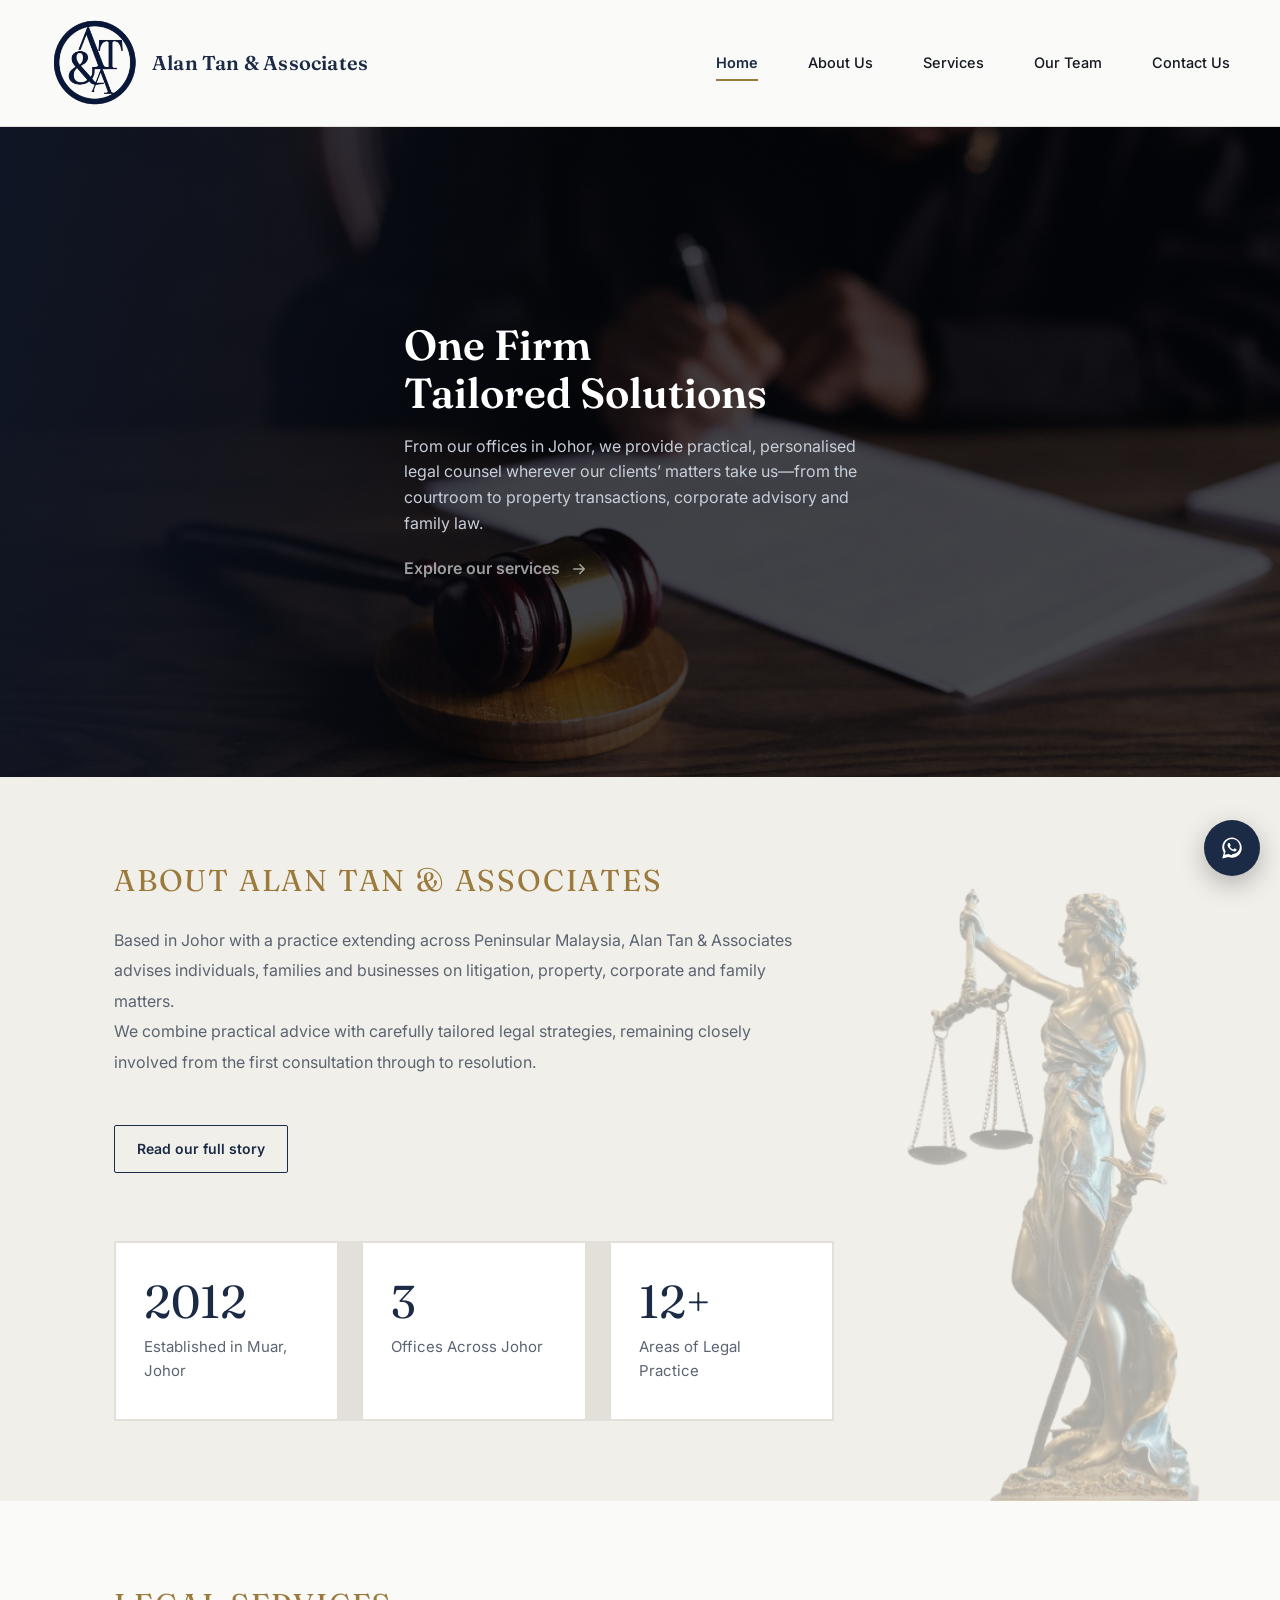
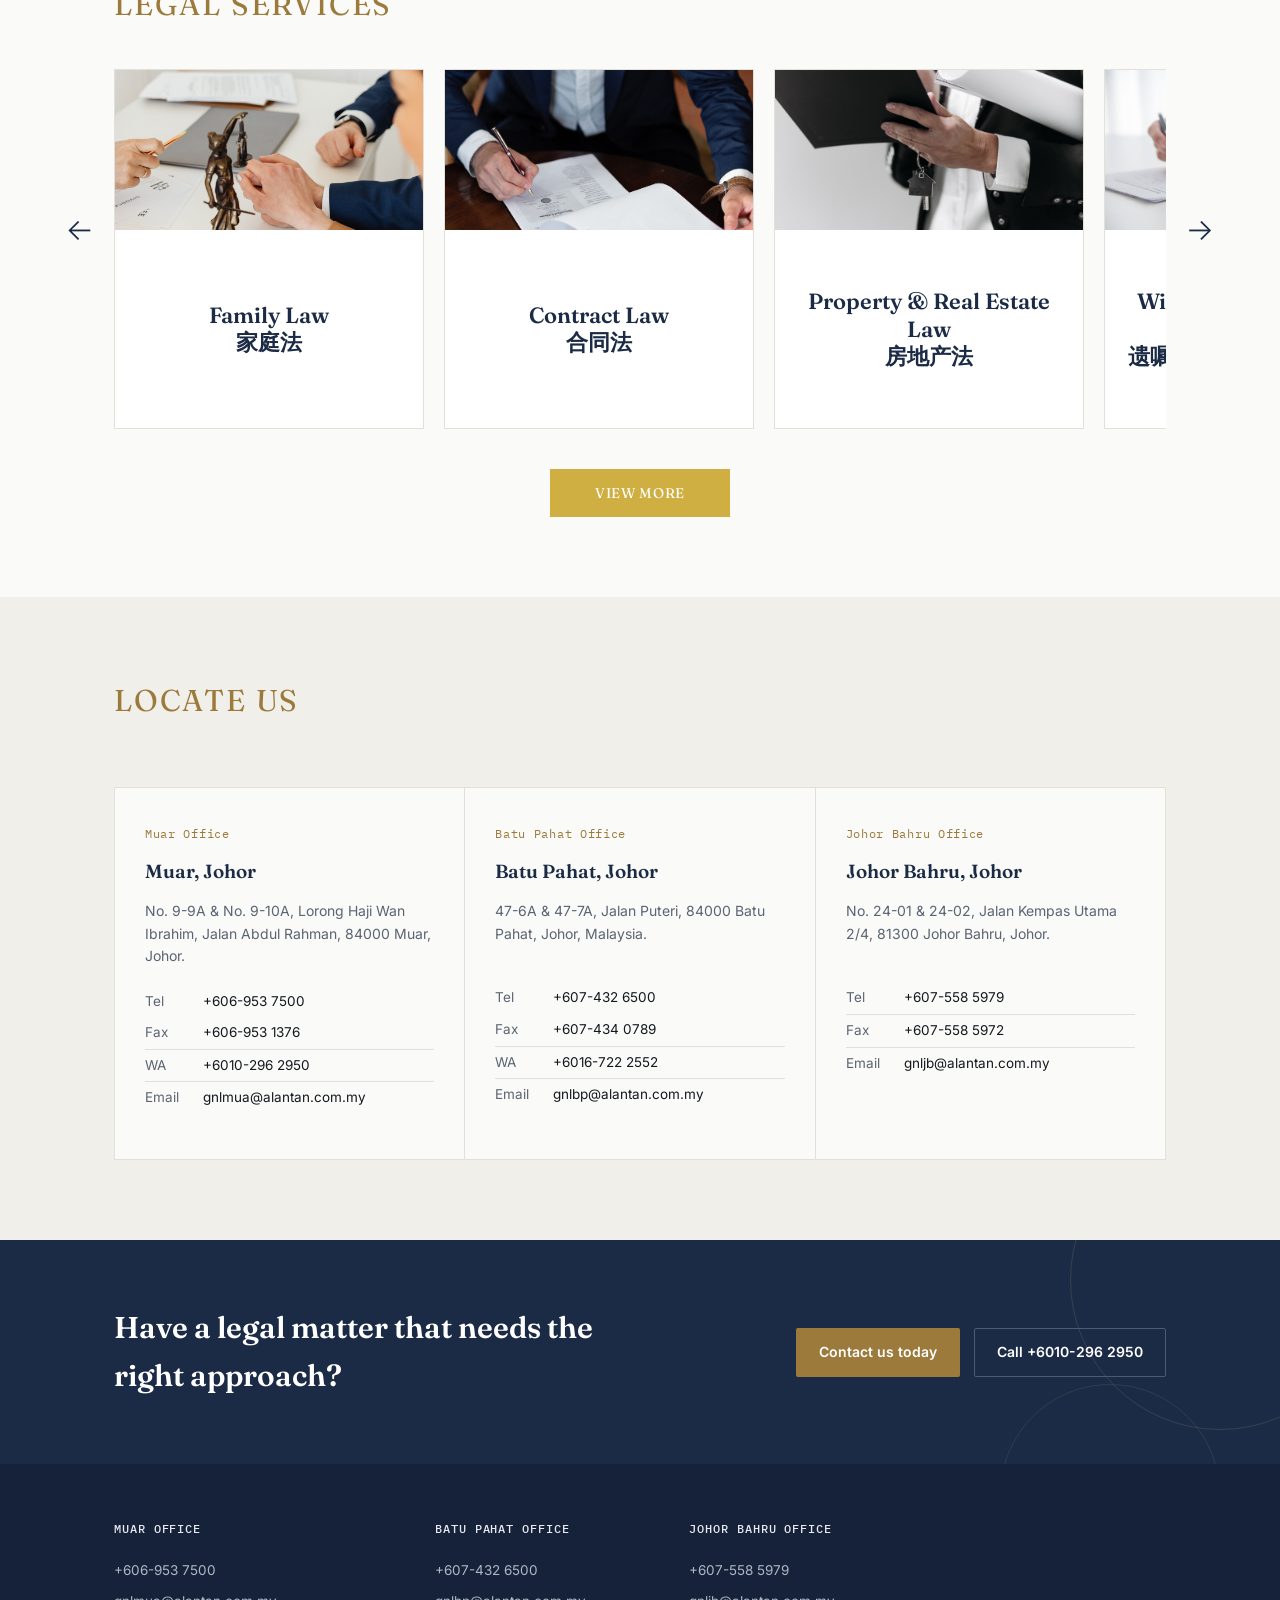
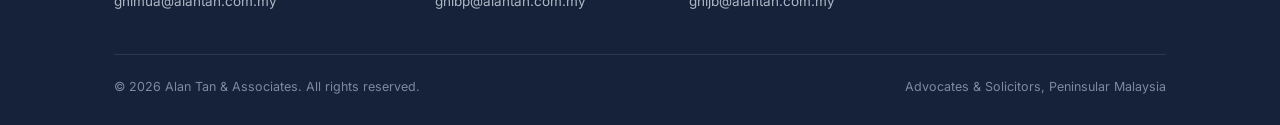
<file: alantan-website/index.html>
<!doctype html>
<html lang="en">
<head>
<meta charset="UTF-8">
<meta name="viewport" content="width=device-width, initial-scale=1.0">
<title>Alan Tan & Associates | Law Firm </title>
<meta name="description" content="Alan Tan & Associates is a registered law firm with offices in Muar, Batu Pahat and Johor Bahru, offering litigation, conveyancing, debt recovery, divorce and corporate legal services.">
<link rel="preconnect" href="https://fonts.googleapis.com">
<link rel="preconnect" href="https://fonts.gstatic.com" crossorigin>
<link href="https://fonts.googleapis.com/css2?family=Fraunces:opsz,wght@9..144,500;9..144,600;9..144,700&family=Inter:wght@400;500;600;700&family=IBM+Plex+Mono:wght@400;500&display=swap" rel="stylesheet">
<link rel="stylesheet" href="style.css">
<link rel="icon" type="image/png" sizes="32x32" href="favicon-32.png">
<link rel="icon" type="image/png" sizes="16x16" href="favicon-16.png">
<link rel="apple-touch-icon" href="apple-touch-icon.png">
</head>
<body>


<header class="site">
  <div class="nav">
    <a href="index.html" class="wordmark">
      <img src="logo.png" alt="" class="logo-mark">
      <span class="wordmark-text">Alan Tan &amp; Associates</span>
    </a>
    <nav class="main-links">
      <a href="index.html" class="active">Home</a>
      <a href="about.html">About Us</a>
      <a href="services.html">Services</a>
      <a href="team.html">Our Team</a>
      <a href="contact.html">Contact Us</a>
    </nav>
    <button class="nav-toggle" aria-label="Toggle menu" aria-expanded="false"><span></span></button>
  </div>
</header>

<main>

  <section class="feature-photo">
    <img src="assets/home1.png" alt="Alan Tan & Associates" class="feature-photo-img">
    <div class="feature-photo-overlay"></div>
    <div class="wrap feature-photo-content">
      <h2>One Firm<br>Tailored Solutions</h2>
      <p>From our offices in Johor, we provide practical, personalised legal counsel wherever our clients’ matters take us—from the courtroom to property transactions, corporate advisory and family law.</p>
      <a href="services.html" class="btn hero-btn">
    Explore our services
    <svg class="arrow" width="18" height="18" viewBox="0 0 24 24" fill="none">
        <path d="M5 12H19M19 12L13 6M19 12L13 18"
              stroke="currentColor"
              stroke-width="2"
              stroke-linecap="round"
              stroke-linejoin="round"/>
    </svg>
</a>
    </div>
  </section>

 <section class="alt about-area">
    <div class="wrap">

        <div class="about-section">
            <div class="heading">
                <span class="ref">About Alan Tan &amp; Associates</span>
                <div class="body">
                    <p>
                        Based in Johor with a practice extending across Peninsular Malaysia, Alan Tan & Associates advises individuals, families and businesses on litigation, property, corporate and family matters.
                        <br>We combine practical advice with carefully tailored legal strategies, remaining closely involved from the first consultation through to resolution.
                    </p>
                </div>

                <a href="about.html" class="btn btn-ghost">
                    Read our full story
                </a>

                <div class="stat-strip">

                    <div class="stat">
                        <div class="n">2012</div>
                        <div class="l">Established in Muar, Johor</div>
                    </div>

                    <div class="stat">
                        <div class="n">3</div>
                        <div class="l">Offices Across Johor</div>
                    </div>

                    <div class="stat">
                        <div class="n">12+</div>
                        <div class="l">Areas of Legal Practice</div>
                    </div>

                </div>

            </div>

            <!-- Decorative Lady Justice -->
            <img
                src="assets/home2.png"
                class="lady-justice"
                alt=""
                aria-hidden="true">

        </div>

    </div>
</section>

 <section class="home-services">
	
  <div class="wrap">
 <div class="heading">
    <span class="ref">Legal Services</span>
  </div>
	
    <div class="services-wrapper">

      <button class="service-arrow left" onclick="scrollServices(-1)">
        ←
      </button>
      <div class="services-grid">

        <!-- Card 1 -->
        <div class="service-card">
          <img src="assets/home3.jpg" alt="Family Law">
          <div class="service-content">
            <h3>
              Family Law <br>
              家庭法
            </h3>
          </div>
        </div>

        <!-- Card 2 -->
        <div class="service-card">
          <img src="assets/home4.jpg" alt="Contract Law">
          <div class="service-content">
            <h3>
              Contract Law <br>
              合同法
            </h3>
          </div>
        </div>

        <!-- Card 3 -->
        <div class="service-card">
          <img src="assets/home5.jpg" alt="Property Law">
          <div class="service-content">
            <h3>
              Property & Real Estate Law <br>
              房地产法
            </h3>
          </div>
        </div>

        <!-- Card 4 -->
        <div class="service-card">
          <img src="assets/home6.jpg" alt="Wills Probate Estate">
          <div class="service-content">
            <h3>
              Wills, Probate & Estate Administration
              <br>
              遗嘱, 遗嘱验证 & 遗产管理
            </h3>
          </div>
        </div>

        <!-- Card 5 -->
        <div class="service-card">
          <img src="assets/home7.jpg" alt="Litigation">
          <div class="service-content">
            <h3>
              Litigation & Dispute Resolution
              <br>
              诉讼及争议解决
            </h3>
          </div>
        </div>

        <!-- Card 6 -->
        <div class="service-card">
          <img src="assets/home8.jpg" alt="Criminal Defense">
          <div class="service-content">
            <h3>
              Criminal Defense
              <br>
              刑事辩护
            </h3>
          </div>
        </div>

        <!-- Card 7 -->
        <div class="service-card">
          <img src="assets/home9.jpg" alt="Corporate Advisory">
          <div class="service-content">
            <h3>
              Corporate Advisory
              <br>
              企业咨询
            </h3>
          </div>
        </div>
      </div>

      <button class="service-arrow right" onclick="scrollServices(1)">
        →
      </button>

    </div>

    <div class="services-viewmore">
      <a href="services.html" class="service-btn">VIEW MORE</a>
    </div>

  </div>

</section>

  <section class="alt">
    <div class="wrap">
      <div class="section-head">
        <div>
          <div class="eyebrow"><span class="ref">Locate Us</span></div>
        </div>
      </div>
      <div class="office-grid home-office-grid">

        <div class="office-card">
          <span class="file-no">Muar Office</span>
          <h3>Muar, Johor</h3>
          <div class="addr">No. 9-9A &amp; No. 9-10A, Lorong Haji Wan Ibrahim, Jalan Abdul Rahman, 84000 Muar, Johor.</div>
          <dl>
            <div class="row"><dt>Tel</dt><dd><a href="tel:+6069537500">+606-953 7500</dd></div>
            <div class="row"><dt>Fax</dt><dd>+606-953 1376</dd></div>
            <div class="row"><dt>WA</dt><dd><a href="https://wa.me/60102962950?text=Enquiry%20from%20Alan%20Tan%20and%20Associates%20Website" target="_blank" rel="noopener">+6010-296 2950</a></dd></div>
            <div class="row"><dt>Email</dt><dd><a href="https://mail.google.com/mail/?view=cm&fs=1&to=gnlmua@alantan.com.my" target="_blank" rel="noopener">gnlmua@alantan.com.my</a>
          </dl>
        </div>

        <div class="office-card">
          <span class="file-no">Batu Pahat Office</span>
          <h3>Batu Pahat, Johor</h3>
          <div class="addr">47-6A &amp; 47-7A, Jalan Puteri, 84000 Batu Pahat, Johor, Malaysia.</div>
          <dl>
            <div class="row"><dt>Tel</dt><dd><a href="tel:+6074326500">+607-432 6500</dd></div>
            <div class="row"><dt>Fax</dt><dd>+607-434 0789</dd></div>
            <div class="row"><dt>WA</dt><dd><a href="https://wa.me/60167222552?text=Enquiry%20from%20Alan%20Tan%20and%20Associates%20Website" target="_blank" rel="noopener">+6016-722 2552</a></dd></div>
            <div class="row"><dt>Email</dt><dd><a href="https://mail.google.com/mail/?view=cm&fs=1&to=gnlbp@alantan.com.my" target="_blank" rel="noopener">gnlbp@alantan.com.my</a></dd></div>
          </dl>
        </div>

        <div class="office-card">
          <span class="file-no">Johor Bahru Office</span>
          <h3>Johor Bahru, Johor</h3>
          <div class="addr">No. 24-01 &amp; 24-02, Jalan Kempas Utama 2/4, 81300 Johor Bahru, Johor.</div>
          <dl>
            <div class="row"><dt>Tel</dt><dd><a href="tel:+6075585979">+607-558 5979</a></dd></div>
            <div class="row"><dt>Fax</dt><dd>+607-558 5972</dd></div>
            <div class="row"><dt>Email</dt><dd><a href="https://mail.google.com/mail/?view=cm&fs=1&to=gnljb@alantan.com.my" target="_blank" rel="noopener">gnljb@alantan.com.my</a></dd></div>
          </dl>
        </div>

      </div>
    </div>
  </section>

  <div class="cta-band">
    <div class="wrap">
      <h2>Have a legal matter that needs the right approach?</h2>
      <div class="row">
        <a href="contact.html" class="btn btn-primary">Contact us today</a>
        <a href="tel:+60102962950" class="btn btn-ghost">Call +6010-296 2950</a>
      </div>
    </div>
  </div>

</main>

<footer class="site">
  <div class="wrap">
    <div class="footer-grid">
      
      <div>
        <h4>Muar Office</h4>
        <ul>
          <li>+606-953 7500</li>
          <li><a href="https://mail.google.com/mail/?view=cm&fs=1&to=gnlmua@alantan.com.my" target="_blank" rel="noopener">gnlmua@alantan.com.my</a></li>
        </ul>
      </div>
	  <div>
        <h4>Batu Pahat Office</h4>
        <ul>
          <li>+607-432 6500</li>
          <li><a href="https://mail.google.com/mail/?view=cm&fs=1&to=gnlbp@alantan.com.my" target="_blank" rel="noopener">gnlbp@alantan.com.my</a></li>
        </ul>
      </div>
	  <div>
        <h4>Johor Bahru Office</h4>
        <ul>
          <li>+607-558 5979</li>
          <li><a href="https://mail.google.com/mail/?view=cm&fs=1&to=gnljb@alantan.com.my" target="_blank" rel="noopener">gnljb@alantan.com.my</a></li>
        </ul>
      </div>
    </div>
    <div class="footer-bottom">
      <span>&copy; 2026 Alan Tan &amp; Associates. All rights reserved.</span>
      <span>Advocates &amp; Solicitors, Peninsular Malaysia</span>
    </div>
  </div>
</footer>

<a class="wa-float" href="https://wa.me/60102962950?text=Enquiry%20from%20Alan%20Tan%20and%20Associates%20Website" target="_blank" rel="noopener" aria-label="Chat on WhatsApp">
  <svg viewBox="0 0 32 32" fill="currentColor"><path d="M16.02 3C9.4 3 4 8.4 4 15.02c0 2.4.7 4.62 1.9 6.5L4 29l7.66-1.86a11.94 11.94 0 0 0 4.36.82h.02C22.6 27.96 28 22.56 28 15.94 28 9.32 22.64 3 16.02 3Zm0 21.6c-1.5 0-2.94-.4-4.2-1.16l-.3-.18-4.55 1.1 1.16-4.44-.2-.32a9.53 9.53 0 0 1-1.5-5.1c0-5.28 4.3-9.58 9.6-9.58 5.28 0 9.58 4.3 9.58 9.6 0 5.3-4.3 9.08-9.6 9.08Zm5.26-7.18c-.28-.14-1.66-.82-1.92-.9-.26-.1-.44-.14-.63.14-.18.28-.72.9-.88 1.08-.16.18-.32.2-.6.07-.28-.14-1.18-.44-2.24-1.4-.83-.74-1.38-1.65-1.55-1.93-.16-.28-.02-.43.12-.57.13-.13.28-.32.42-.48.14-.16.18-.28.28-.46.1-.18.05-.34-.02-.48-.07-.14-.63-1.53-.87-2.1-.23-.55-.46-.48-.63-.49h-.54c-.18 0-.48.07-.73.34-.25.28-.96.94-.96 2.3 0 1.35.98 2.66 1.12 2.84.14.18 1.93 2.95 4.68 4.14.65.28 1.16.45 1.56.58.66.2 1.25.18 1.72.1.53-.08 1.66-.68 1.9-1.33.23-.65.23-1.2.16-1.32-.07-.12-.25-.19-.53-.32Z"/></svg>
</a>

<script src="script.js"></script>
</body>
</html>
</file>
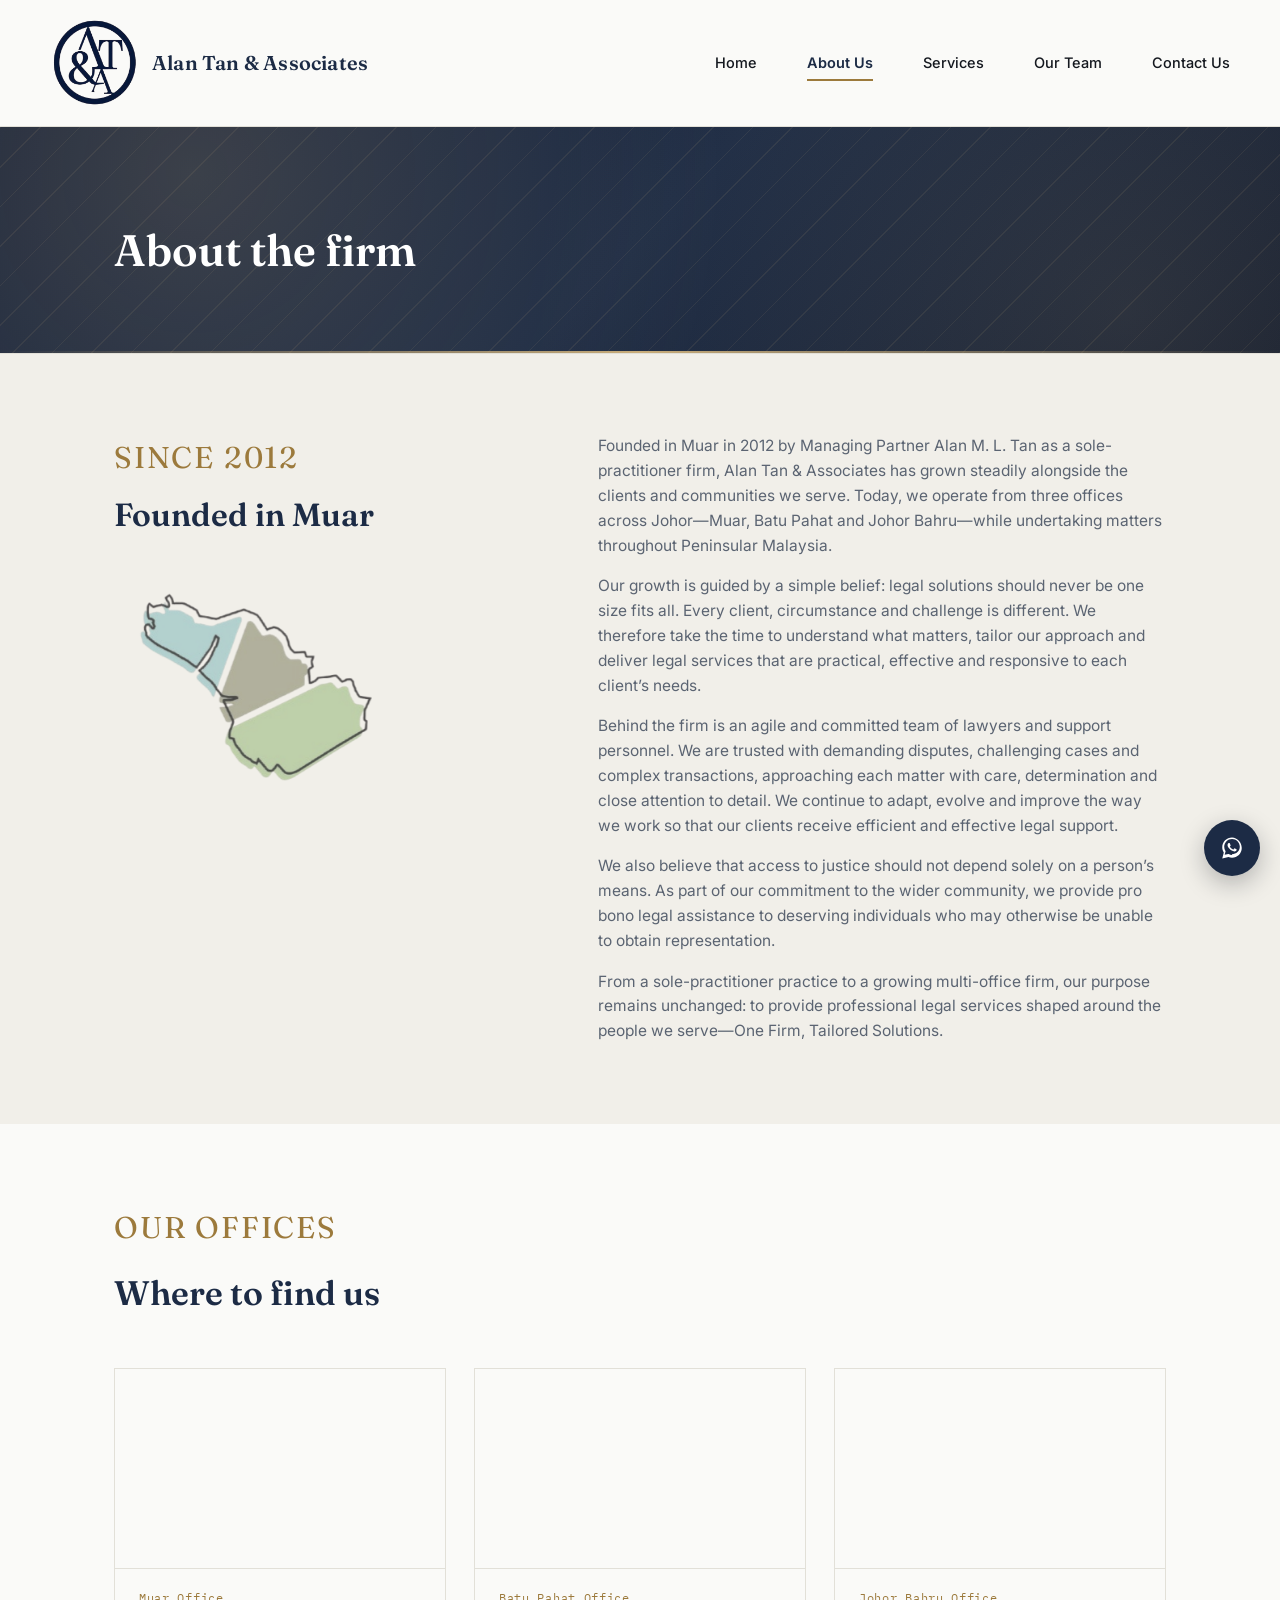
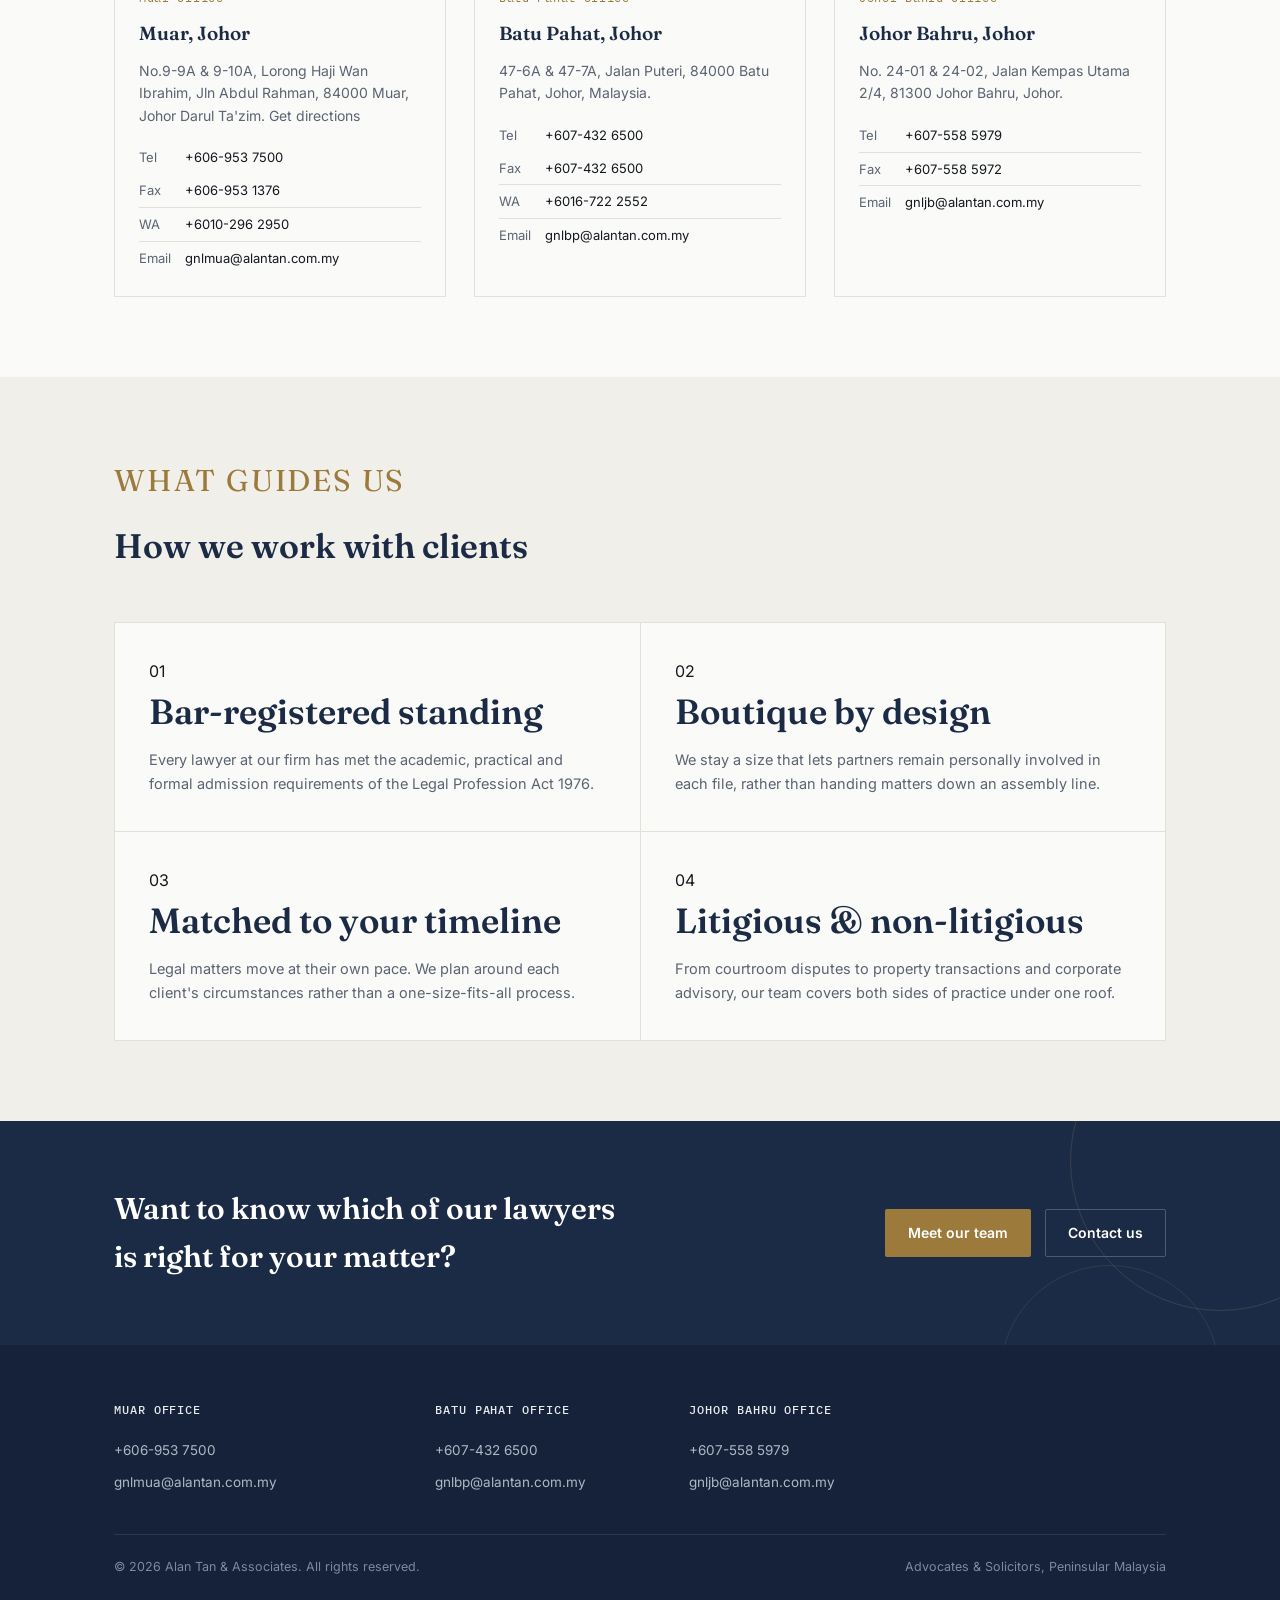
<file: alantan-website/about.html>
<!doctype html>
<html lang="en">
<head>
<meta charset="UTF-8">
<meta name="viewport" content="width=device-width, initial-scale=1.0">
<title>Alan Tan & Associates | Law Firm</title>
<meta name="description" content="Alan Tan & Associates was founded in 2012 by Managing Partner Alan M. L. Tan. Learn about our firm's history, values and boutique approach to legal practice in Johor.">
<link rel="preconnect" href="https://fonts.googleapis.com">
<link rel="preconnect" href="https://fonts.gstatic.com" crossorigin>
<link href="https://fonts.googleapis.com/css2?family=Fraunces:opsz,wght@9..144,500;9..144,600;9..144,700&family=Inter:wght@400;500;600;700&family=IBM+Plex+Mono:wght@400;500&display=swap" rel="stylesheet">
<link rel="stylesheet" href="style.css">
<link rel="icon" type="image/png" sizes="32x32" href="favicon-32.png">
<link rel="icon" type="image/png" sizes="16x16" href="favicon-16.png">
<link rel="apple-touch-icon" href="apple-touch-icon.png">
</head>
<body>


<header class="site">
  <div class="nav">
    <a href="index.html" class="wordmark">
      <img src="logo.png" alt="" class="logo-mark">
      <span class="wordmark-text">Alan Tan &amp; Associates</span>
    </a>
    <nav class="main-links">
      <a href="index.html">Home</a>
      <a href="about.html" class="active">About Us</a>
      <a href="services.html">Services</a>
      <a href="team.html">Our Team</a>
      <a href="contact.html">Contact Us</a>
    </nav>
    <button class="nav-toggle" aria-label="Toggle menu" aria-expanded="false"><span></span></button>
  </div>
</header>

<main>

  <div class="page-header luxury-header">
    <div class="wrap">
      <h1>About the firm</h1>
    </div>
  </div>

  <section class="alt about-area">
    <div class="wrap about-grid">
     <div class="about-image">
    <div class="eyebrow">
        <span class="ref">Since 2012</span>
    </div>

    <h2>Founded in Muar</h2>

    <img src="assets/about1.png" alt="Justice Scale" class="justice-scale">
</div>

      <div class="body">
        <p>Founded in Muar in 2012 by Managing Partner Alan M. L. Tan as a sole-practitioner firm, Alan Tan & Associates has grown steadily alongside the clients and communities we serve. 
		Today, we operate from three offices across Johor—Muar, Batu Pahat and Johor Bahru—while undertaking matters throughout Peninsular Malaysia. </p>
        <p> Our growth is guided by a simple belief: legal solutions should never be one size fits all. Every client, circumstance and challenge is different. 
		We therefore take the time to understand what matters, tailor our approach and deliver legal services that are practical, effective and responsive to each client’s needs.</p>
        <p>Behind the firm is an agile and committed team of lawyers and support personnel. We are trusted with demanding disputes, challenging cases and complex transactions, approaching each matter with care, determination and close attention to detail. 
		We continue to adapt, evolve and improve the way we work so that our clients receive efficient and effective legal support.</p>
        <p>We also believe that access to justice should not depend solely on a person’s means. 
		As part of our commitment to the wider community, we provide pro bono legal assistance to deserving individuals who may otherwise be unable to obtain representation.</p>
        <p>From a sole-practitioner practice to a growing multi-office firm, our purpose remains unchanged: to provide professional legal services shaped around the people we serve—One Firm, Tailored Solutions.</p>
        
      </div>
    </div>
  </section>

  <section class="about-offices">
    <div class="wrap">
      <div class="section-head">
        <div>
          <div class="eyebrow"><span class="ref">Our Offices</span></div>
          <h2>Where to find us</h2>
        </div>
      </div>
      <div class="office-map-grid">

        <div class="office-map-card">
          <div class="map-embed">
            <iframe
              src="https://www.google.com/maps?q=2.0363533,102.5649412&output=embed"
              loading="lazy"
              referrerpolicy="no-referrer-when-downgrade"
              title="Map to Alan Tan & Associates, Muar Office">
            </iframe>
          </div>
          <span class="file-no">Muar Office</span>
          <h3>Muar, Johor</h3>
          <div class="addr">No.9-9A &amp; 9-10A, Lorong Haji Wan Ibrahim, Jln Abdul Rahman, 84000 Muar, Johor Darul Ta'zim. <a href="https://www.google.com/maps/place/Alan+Tan+%26+Associates/@2.0363533,102.5623663,17z/data=!3m1!4b1!4m6!3m5!1s0x31d1b9720a2f00db:0x8d24703474787b3e!8m2!3d2.0363533!4d102.5649412!16s%2Fg%2F11g02x8czt?entry=ttu&g_ep=EgoyMDI2MDgyMy4wIKXMDSoASAFQAw%3D%3D" target="_blank" rel="noopener">Get directions</a></div>
          <dl>
            <div class="row"><dt>Tel</dt><dd><a href="tel:+6069537500">+606-953 7500</dd></div>
            <div class="row"><dt>Fax</dt><dd>+606-953 1376</dd></div>
            <div class="row"><dt>WA</dt><dd><a href="https://wa.me/60102962950?text=Enquiry%20from%20Alan%20Tan%20and%20Associates%20Website" target="_blank" rel="noopener">+6010-296 2950</a></dd></div>
            <div class="row"><dt>Email</dt><dd><a href="https://mail.google.com/mail/?view=cm&fs=1&to=gnlmua@alantan.com.my" target="_blank" rel="noopener">gnlmua@alantan.com.my</a></dd></div>
          </dl>
        </div>

        <div class="office-map-card">
          <div class="map-embed">
            <iframe
              src="https://www.google.com/maps?q=47-6A+%26+47-7A,+Jalan+Puteri,+84000+Batu+Pahat,+Johor&output=embed"
              loading="lazy"
              referrerpolicy="no-referrer-when-downgrade"
              title="Map to Alan Tan & Associates, Batu Pahat Office">
            </iframe>
          </div>
          <span class="file-no">Batu Pahat Office</span>
          <h3>Batu Pahat, Johor</h3>
          <div class="addr">47-6A &amp; 47-7A, Jalan Puteri, 84000 Batu Pahat, Johor, Malaysia.</div>
          <dl>
            <div class="row"><dt>Tel</dt><dd><a href="tel:+6074326500">+607-432 6500</dd></div>
            <div class="row"><dt>Fax</dt><dd>+607-432 6500</dd></div>
            <div class="row"><dt>WA</dt><dd><a href="https://wa.me/60167222552?text=Enquiry%20from%20Alan%20Tan%20and%20Associates%20Website" target="_blank" rel="noopener">+6016-722 2552</a></dd></div>
            <div class="row"><dt>Email</dt><dd><a href="https://mail.google.com/mail/?view=cm&fs=1&to=gnlbp@alantan.com.my" target="_blank" rel="noopener">gnlbp@alantan.com.my</a></dd></div>
          </dl>
        </div>

        <div class="office-map-card">
          <div class="map-embed">
            <iframe
              src="https://www.google.com/maps?q=No.+24-01+%26+24-02,+Jalan+Kempas+Utama+2/4,+81300+Johor+Bahru,+Johor&output=embed"
              loading="lazy"
              referrerpolicy="no-referrer-when-downgrade"
              title="Map to Alan Tan & Associates, Johor Bahru Office">
            </iframe>
          </div>
          <span class="file-no">Johor Bahru Office</span>
          <h3>Johor Bahru, Johor</h3>
          <div class="addr">No. 24-01 &amp; 24-02, Jalan Kempas Utama 2/4, 81300 Johor Bahru, Johor.</div>
          <dl>
            <div class="row"><dt>Tel</dt><dd><a href="tel:+6075585979">+607-558 5979</a></dd></div>
            <div class="row"><dt>Fax</dt><dd>+607-558 5972</dd></div>
            <div class="row"><dt>Email</dt><dd><a href="https://mail.google.com/mail/?view=cm&fs=1&to=gnljb@alantan.com.my" target="_blank" rel="noopener">gnljb@alantan.com.my</a></dd></div>
          </dl>
        </div>

      </div>
    </div>
  </section>


  <section class="alt">
    <div class="wrap">
      <div class="section-head">
        <div>
          <div class="eyebrow"><span class="ref">What Guides Us</span></div>
          <h2>How we work with clients</h2>
        </div>
      </div>
      <div class="practice-grid">
        <div class="practice-card">
          <span class="file-no">01</span>
          <h3>Bar-registered standing</h3>
          <p style="color:var(--slate);font-size:14.5px;margin-top:8px;">Every lawyer at our firm has met the academic, practical and formal admission requirements of the Legal Profession Act 1976.</p>
        </div>
        <div class="practice-card">
          <span class="file-no">02</span>
          <h3>Boutique by design</h3>
          <p style="color:var(--slate);font-size:14.5px;margin-top:8px;">We stay a size that lets partners remain personally involved in each file, rather than handing matters down an assembly line.</p>
        </div>
        <div class="practice-card">
          <span class="file-no">03</span>
          <h3>Matched to your timeline</h3>
          <p style="color:var(--slate);font-size:14.5px;margin-top:8px;">Legal matters move at their own pace. We plan around each client's circumstances rather than a one-size-fits-all process.</p>
        </div>
        <div class="practice-card">
          <span class="file-no">04</span>
          <h3>Litigious &amp; non-litigious</h3>
          <p style="color:var(--slate);font-size:14.5px;margin-top:8px;">From courtroom disputes to property transactions and corporate advisory, our team covers both sides of practice under one roof.</p>
        </div>
      </div>
    </div>
  </section>

  <div class="cta-band">
    <div class="wrap">
      <h2>Want to know which of our lawyers is right for your matter?</h2>
      <div class="row">
        <a href="team.html" class="btn btn-primary">Meet our team</a>
        <a href="contact.html" class="btn btn-ghost">Contact us</a>
      </div>
    </div>
  </div>

</main>

<footer class="site">
  <div class="wrap">
    <div class="footer-grid">
      
      <div>
        <h4>Muar Office</h4>
        <ul>
          <li>+606-953 7500</li>
          <li><a href="https://mail.google.com/mail/?view=cm&fs=1&to=gnlmua@alantan.com.my" target="_blank" rel="noopener">gnlmua@alantan.com.my</a></li>
        </ul>
      </div>
	  <div>
        <h4>Batu Pahat Office</h4>
        <ul>
          <li>+607-432 6500</li>
          <li><a href="https://mail.google.com/mail/?view=cm&fs=1&to=gnlbp@alantan.com.my" target="_blank" rel="noopener">gnlbp@alantan.com.my</a></li>
        </ul>
      </div>
	  <div>
        <h4>Johor Bahru Office</h4>
        <ul>
          <li>+607-558 5979</li>
          <li><a href="https://mail.google.com/mail/?view=cm&fs=1&to=gnljb@alantan.com.my" target="_blank" rel="noopener">gnljb@alantan.com.my</a></li>
        </ul>
      </div>
    </div>
    <div class="footer-bottom">
      <span>&copy; 2026 Alan Tan &amp; Associates. All rights reserved.</span>
      <span>Advocates &amp; Solicitors, Peninsular Malaysia</span>
    </div>
  </div>
</footer>

<a class="wa-float" href="https://wa.me/60102962950?text=Enquiry%20from%20Alan%20Tan%20and%20Associates%20Website" target="_blank" rel="noopener" aria-label="Chat on WhatsApp">
  <svg viewBox="0 0 32 32" fill="currentColor"><path d="M16.02 3C9.4 3 4 8.4 4 15.02c0 2.4.7 4.62 1.9 6.5L4 29l7.66-1.86a11.94 11.94 0 0 0 4.36.82h.02C22.6 27.96 28 22.56 28 15.94 28 9.32 22.64 3 16.02 3Zm0 21.6c-1.5 0-2.94-.4-4.2-1.16l-.3-.18-4.55 1.1 1.16-4.44-.2-.32a9.53 9.53 0 0 1-1.5-5.1c0-5.28 4.3-9.58 9.6-9.58 5.28 0 9.58 4.3 9.58 9.6 0 5.3-4.3 9.08-9.6 9.08Zm5.26-7.18c-.28-.14-1.66-.82-1.92-.9-.26-.1-.44-.14-.63.14-.18.28-.72.9-.88 1.08-.16.18-.32.2-.6.07-.28-.14-1.18-.44-2.24-1.4-.83-.74-1.38-1.65-1.55-1.93-.16-.28-.02-.43.12-.57.13-.13.28-.32.42-.48.14-.16.18-.28.28-.46.1-.18.05-.34-.02-.48-.07-.14-.63-1.53-.87-2.1-.23-.55-.46-.48-.63-.49h-.54c-.18 0-.48.07-.73.34-.25.28-.96.94-.96 2.3 0 1.35.98 2.66 1.12 2.84.14.18 1.93 2.95 4.68 4.14.65.28 1.16.45 1.56.58.66.2 1.25.18 1.72.1.53-.08 1.66-.68 1.9-1.33.23-.65.23-1.2.16-1.32-.07-.12-.25-.19-.53-.32Z"/></svg>
</a>

<script src="script.js"></script>
</body>
</html>
</file>
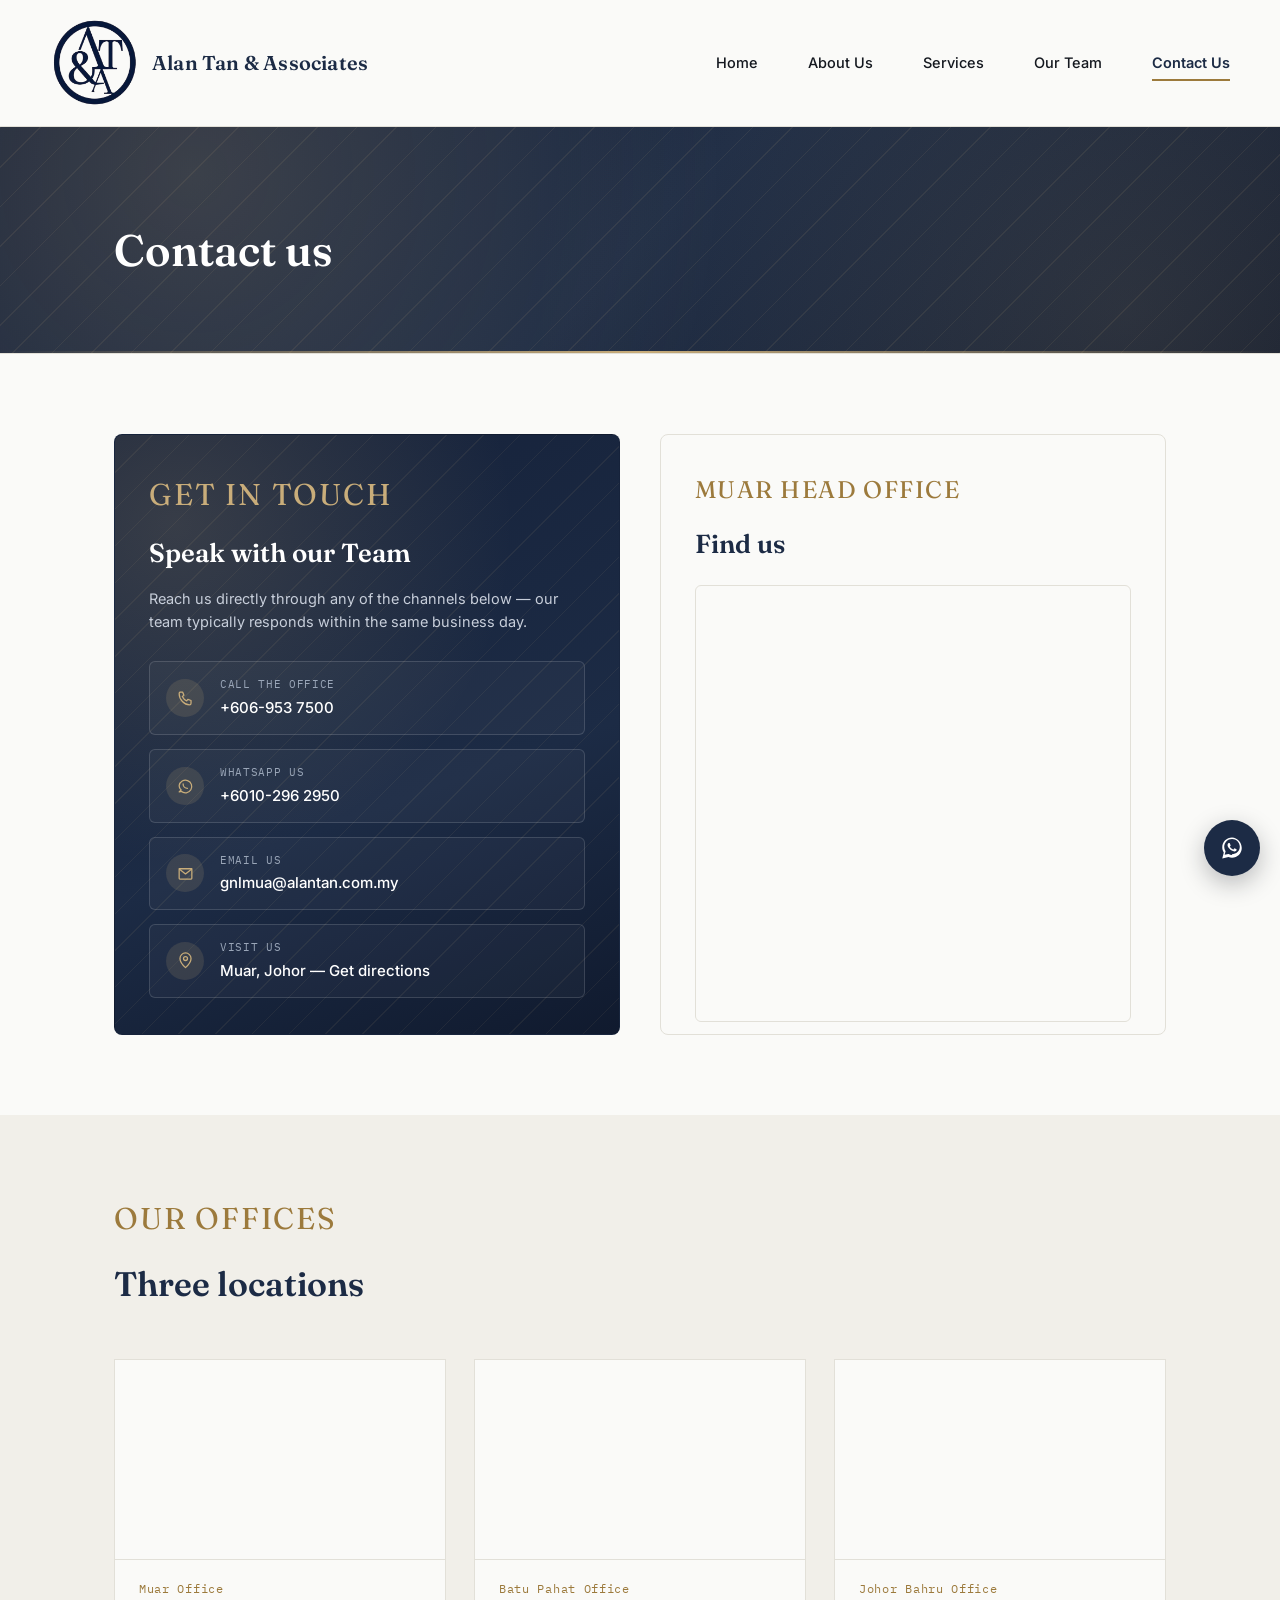
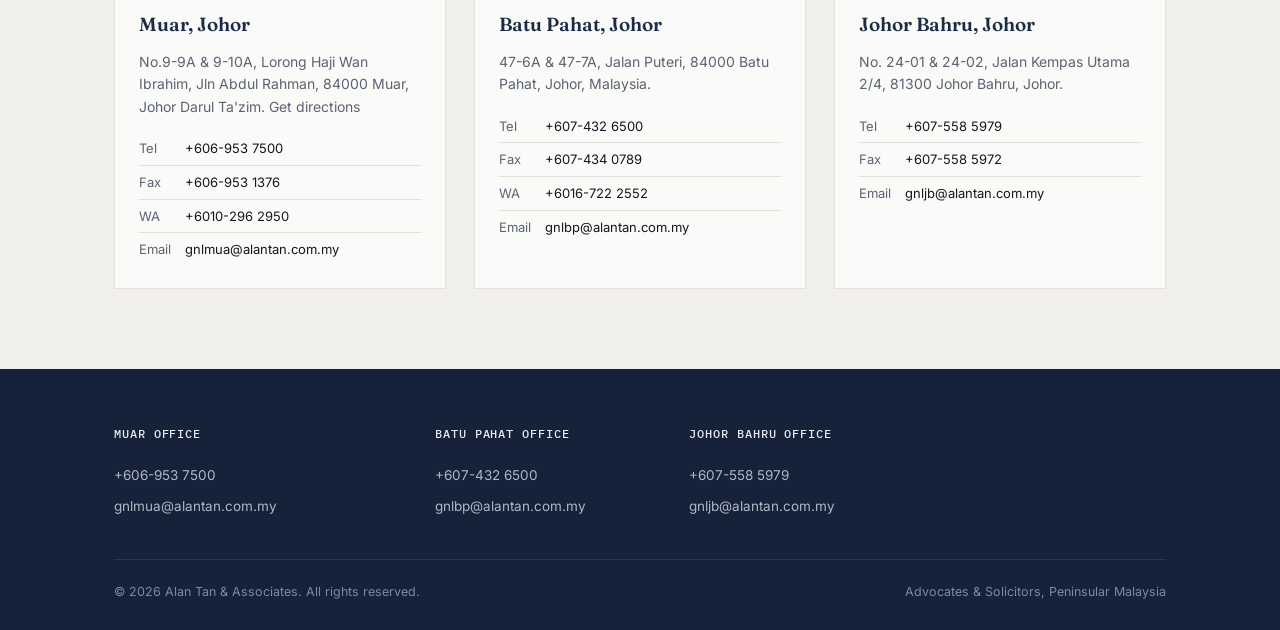
<file: alantan-website/contact.html>
<!doctype html>
<html lang="en">
<head>
<meta charset="UTF-8">
<meta name="viewport" content="width=device-width, initial-scale=1.0">
<title>Alan Tan & Associates | Law Firm</title>
<meta name="description" content="Contact Alan Tan & Associates at our Muar, Batu Pahat or Johor Bahru offices. Call, WhatsApp or email us to discuss your legal matter.">
<link rel="preconnect" href="https://fonts.googleapis.com">
<link rel="preconnect" href="https://fonts.gstatic.com" crossorigin>
<link href="https://fonts.googleapis.com/css2?family=Fraunces:opsz,wght@9..144,500;9..144,600;9..144,700&family=Inter:wght@400;500;600;700&family=IBM+Plex+Mono:wght@400;500&display=swap" rel="stylesheet">
<link rel="stylesheet" href="style.css">
<link rel="icon" type="image/png" sizes="32x32" href="favicon-32.png">
<link rel="icon" type="image/png" sizes="16x16" href="favicon-16.png">
<link rel="apple-touch-icon" href="apple-touch-icon.png">
</head>
<body>

<header class="site">
  <div class="nav">
    <a href="index.html" class="wordmark">
      <img src="logo.png" alt="" class="logo-mark">
      <span class="wordmark-text">Alan Tan &amp; Associates</span>
    </a>
    <nav class="main-links">
      <a href="index.html">Home</a>
      <a href="about.html">About Us</a>
      <a href="services.html">Services</a>
      <a href="team.html">Our Team</a>
      <a href="contact.html" class="active">Contact Us</a>
    </nav>
    <button class="nav-toggle" aria-label="Toggle menu" aria-expanded="false"><span></span></button>
  </div>
</header>

<main>

  <div class="page-header luxury-header">
    <div class="wrap">
      <h1>Contact us</h1>
    </div>
  </div>

  <section>
    <div class="wrap contact-hero">

      <div class="contact-quickcard">
        <div class="eyebrow"><span class="ref">Get in Touch</span></div>
        <h2>Speak with our Team</h2>
        <p class="contact-quickcard__lede">Reach us directly through any of the channels below — our team typically responds within the same business day.</p>

        <div class="contact-quick-links">
          <a href="tel:+6069533500" class="contact-quick-link">
            <span class="contact-quick-link__icon">
              <svg viewBox="0 0 24 24" fill="none" stroke="currentColor" stroke-width="1.6" stroke-linecap="round" stroke-linejoin="round"><path d="M5 4h3.5l1.5 4-2 1.5a11 11 0 0 0 5.5 5.5l1.5-2 4 1.5V18a2 2 0 0 1-2 2C10.5 20 4 13.5 4 6a2 2 0 0 1 1-2Z"/></svg>
            </span>
            <span>
              <span class="contact-quick-link__label">Call the office</span>
              <span class="contact-quick-link__value">+606-953 7500</span>
            </span>
          </a>

          <a href="https://wa.me/60102962950?text=Enquiry%20from%20Alan%20Tan%20and%20Associates%20Website" target="_blank" rel="noopener" class="contact-quick-link">
            <span class="contact-quick-link__icon">
              <svg viewBox="0 0 24 24" fill="none" stroke="currentColor" stroke-width="1.6" stroke-linecap="round" stroke-linejoin="round"><path d="M6.5 17.5 4 20l2.6-.7A8 8 0 1 0 4 12a7.96 7.96 0 0 0 1.1 4Z"/><path d="M9 10c0 3 2.5 5.5 5.5 5.5"/></svg>
            </span>
            <span>
              <span class="contact-quick-link__label">WhatsApp us</span>
              <span class="contact-quick-link__value">+6010-296 2950</span>
            </span>
          </a>

          <a href="https://mail.google.com/mail/?view=cm&fs=1&to=gnlmua@alantan.com.my" target="_blank" rel="noopener" class="contact-quick-link">
            <span class="contact-quick-link__icon">
              <svg viewBox="0 0 24 24" fill="none" stroke="currentColor" stroke-width="1.6" stroke-linecap="round" stroke-linejoin="round"><path d="M4 6h16v12a1 1 0 0 1-1 1H5a1 1 0 0 1-1-1V6Z"/><path d="m4.5 6.5 7.5 6 7.5-6"/></svg>
            </span>
            <span>
              <span class="contact-quick-link__label">Email us</span>
              <span class="contact-quick-link__value">gnlmua@alantan.com.my</span>
            </span>
          </a>

          <a href="https://www.google.com/maps/place/Alan+Tan+%26+Associates/@2.0363533,102.5623663,17z/data=!3m1!4b1!4m6!3m5!1s0x31d1b9720a2f00db:0x8d24703474787b3e!8m2!3d2.0363533!4d102.5649412!16s%2Fg%2F11g02x8czt?entry=ttu&g_ep=EgoyMDI2MDgyMy4wIKXMDSoASAFQAw%3D%3D" target="_blank" rel="noopener" class="contact-quick-link">
            <span class="contact-quick-link__icon">
              <svg viewBox="0 0 24 24" fill="none" stroke="currentColor" stroke-width="1.6" stroke-linecap="round" stroke-linejoin="round"><path d="M12 21s7-6.3 7-11.5A7 7 0 0 0 5 9.5C5 14.7 12 21 12 21Z"/><circle cx="12" cy="9.5" r="2.5"/></svg>
            </span>
            <span>
              <span class="contact-quick-link__label">Visit us</span>
              <span class="contact-quick-link__value">Muar, Johor — Get directions</span>
            </span>
          </a>
        </div>
      </div>

      <div class="contact-map-panel">
        <div class="eyebrow"><span class="ref">Muar Head Office</span></div>
        <h2>Find us</h2>
        <div class="map-embed">
          <iframe
            src="https://www.google.com/maps?q=2.0363533,102.5649412&output=embed"
            loading="lazy"
            referrerpolicy="no-referrer-when-downgrade"
            title="Map to Alan Tan & Associates, Muar Office">
          </iframe>
        </div>
      </div>

    </div>
  </section>

  <section class="alt">
    <div class="wrap">
      <div class="section-head">
        <div>
          <div class="eyebrow"><span class="ref">Our Offices</span></div>
          <h2>Three locations</h2>
        </div>
      </div>
      <div class="office-map-grid">

        <div class="office-map-card">
          <div class="map-embed">
            <iframe
              src="https://www.google.com/maps?q=2.0363533,102.5649412&output=embed"
              loading="lazy"
              referrerpolicy="no-referrer-when-downgrade"
              title="Map to Alan Tan & Associates, Muar Office">
            </iframe>
          </div>
          <span class="file-no">Muar Office</span>
          <h3>Muar, Johor</h3>
          <div class="addr">No.9-9A &amp; 9-10A, Lorong Haji Wan Ibrahim, Jln Abdul Rahman, 84000 Muar, Johor Darul Ta'zim. <a href="https://www.google.com/maps/place/Alan+Tan+%26+Associates/@2.0363533,102.5623663,17z/data=!3m1!4b1!4m6!3m5!1s0x31d1b9720a2f00db:0x8d24703474787b3e!8m2!3d2.0363533!4d102.5649412!16s%2Fg%2F11g02x8czt?entry=ttu&g_ep=EgoyMDI2MDgyMy4wIKXMDSoASAFQAw%3D%3D" target="_blank" rel="noopener">Get directions</a></div>
          <dl>
            <div class="row"><dt>Tel</dt><dd><a href="tel:+6069537500">+606-953 7500</a></dd></div>
            <div class="row"><dt>Fax</dt><dd>+606-953 1376</dd></div>
            <div class="row"><dt>WA</dt><dd><a href="https://wa.me/60102962950?text=Enquiry%20from%20Alan%20Tan%20and%20Associates%20Website" target="_blank" rel="noopener">+6010-296 2950</a></dd></div>
            <div class="row"><dt>Email</dt><dd><a href="https://mail.google.com/mail/?view=cm&fs=1&to=gnlmua@alantan.com.my" target="_blank" rel="noopener">gnlmua@alantan.com.my</a></dd></div>
          </dl>
        </div>

        <div class="office-map-card">
          <div class="map-embed">
            <iframe
              src="https://www.google.com/maps?q=47-6A+%26+47-7A,+Jalan+Puteri,+84000+Batu+Pahat,+Johor&output=embed"
              loading="lazy"
              referrerpolicy="no-referrer-when-downgrade"
              title="Map to Alan Tan & Associates, Batu Pahat Office">
            </iframe>
          </div>
          <span class="file-no">Batu Pahat Office</span>
          <h3>Batu Pahat, Johor</h3>
          <div class="addr">47-6A &amp; 47-7A, Jalan Puteri, 84000 Batu Pahat, Johor, Malaysia.</div>
          <dl>
            <div class="row"><dt>Tel</dt><dd><a href="tel:+6074326500">+607-432 6500</a></dd></div>
            <div class="row"><dt>Fax</dt><dd>+607-434 0789</dd></div>
            <div class="row"><dt>WA</dt><dd><a href="https://wa.me/60167222552?text=Enquiry%20from%20Alan%20Tan%20and%20Associates%20Website" target="_blank" rel="noopener">+6016-722 2552</a></dd></div>
            <div class="row"><dt>Email</dt><dd><a href="https://mail.google.com/mail/?view=cm&fs=1&to=gnlbp@alantan.com.my" target="_blank" rel="noopener">gnlbp@alantan.com.my</a></dd></div>
          </dl>
        </div>

        <div class="office-map-card">
          <div class="map-embed">
            <iframe
              src="https://www.google.com/maps?q=No.+24-01+%26+24-02,+Jalan+Kempas+Utama+2/4,+81300+Johor+Bahru,+Johor&output=embed"
              loading="lazy"
              referrerpolicy="no-referrer-when-downgrade"
              title="Map to Alan Tan & Associates, Johor Bahru Office">
            </iframe>
          </div>
          <span class="file-no">Johor Bahru Office</span>
          <h3>Johor Bahru, Johor</h3>
          <div class="addr">No. 24-01 &amp; 24-02, Jalan Kempas Utama 2/4, 81300 Johor Bahru, Johor.</div>
          <dl>
            <div class="row"><dt>Tel</dt><dd><a href="tel:+6075585979">+607-558 5979</a></dd></div>
            <div class="row"><dt>Fax</dt><dd>+607-558 5972</dd></div>
            <div class="row"><dt>Email</dt><dd><a href="https://mail.google.com/mail/?view=cm&fs=1&to=gnljb@alantan.com.my" target="_blank" rel="noopener">gnljb@alantan.com.my</a></dd></div>
          </dl>
        </div>

      </div>
    </div>
  </section>

</main>

<footer class="site">
  <div class="wrap">
    <div class="footer-grid">
      
      <div>
        <h4>Muar Office</h4>
        <ul>
          <li>+606-953 7500</li>
          <li><a href="https://mail.google.com/mail/?view=cm&fs=1&to=gnlmua@alantan.com.my" target="_blank" rel="noopener">gnlmua@alantan.com.my</a></li>
        </ul>
      </div>
	  <div>
        <h4>Batu Pahat Office</h4>
        <ul>
          <li>+607-432 6500</li>
          <li><a href="https://mail.google.com/mail/?view=cm&fs=1&to=gnlbp@alantan.com.my" target="_blank" rel="noopener">gnlbp@alantan.com.my</a></li>
        </ul>
      </div>
	  <div>
        <h4>Johor Bahru Office</h4>
        <ul>
          <li>+607-558 5979</li>
          <li><a href="https://mail.google.com/mail/?view=cm&fs=1&to=gnljb@alantan.com.my" target="_blank" rel="noopener">gnljb@alantan.com.my</a></li>
        </ul>
      </div>
    </div>
    <div class="footer-bottom">
      <span>&copy; 2026 Alan Tan &amp; Associates. All rights reserved.</span>
      <span>Advocates &amp; Solicitors, Peninsular Malaysia</span>
    </div>
  </div>
</footer>

<a class="wa-float" href="https://wa.me/60102962950?text=Enquiry%20from%20Alan%20Tan%20and%20Associates%20Website" target="_blank" rel="noopener" aria-label="Chat on WhatsApp">
  <svg viewBox="0 0 32 32" fill="currentColor"><path d="M16.02 3C9.4 3 4 8.4 4 15.02c0 2.4.7 4.62 1.9 6.5L4 29l7.66-1.86a11.94 11.94 0 0 0 4.36.82h.02C22.6 27.96 28 22.56 28 15.94 28 9.32 22.64 3 16.02 3Zm0 21.6c-1.5 0-2.94-.4-4.2-1.16l-.3-.18-4.55 1.1 1.16-4.44-.2-.32a9.53 9.53 0 0 1-1.5-5.1c0-5.28 4.3-9.58 9.6-9.58 5.28 0 9.58 4.3 9.58 9.6 0 5.3-4.3 9.08-9.6 9.08Zm5.26-7.18c-.28-.14-1.66-.82-1.92-.9-.26-.1-.44-.14-.63.14-.18.28-.72.9-.88 1.08-.16.18-.32.2-.6.07-.28-.14-1.18-.44-2.24-1.4-.83-.74-1.38-1.65-1.55-1.93-.16-.28-.02-.43.12-.57.13-.13.28-.32.42-.48.14-.16.18-.28.28-.46.1-.18.05-.34-.02-.48-.07-.14-.63-1.53-.87-2.1-.23-.55-.46-.48-.63-.49h-.54c-.18 0-.48.07-.73.34-.25.28-.96.94-.96 2.3 0 1.35.98 2.66 1.12 2.84.14.18 1.93 2.95 4.68 4.14.65.28 1.16.45 1.56.58.66.2 1.25.18 1.72.1.53-.08 1.66-.68 1.9-1.33.23-.65.23-1.2.16-1.32-.07-.12-.25-.19-.53-.32Z"/></svg>
</a>

<script src="script.js"></script>
</body>
</html>
</file>
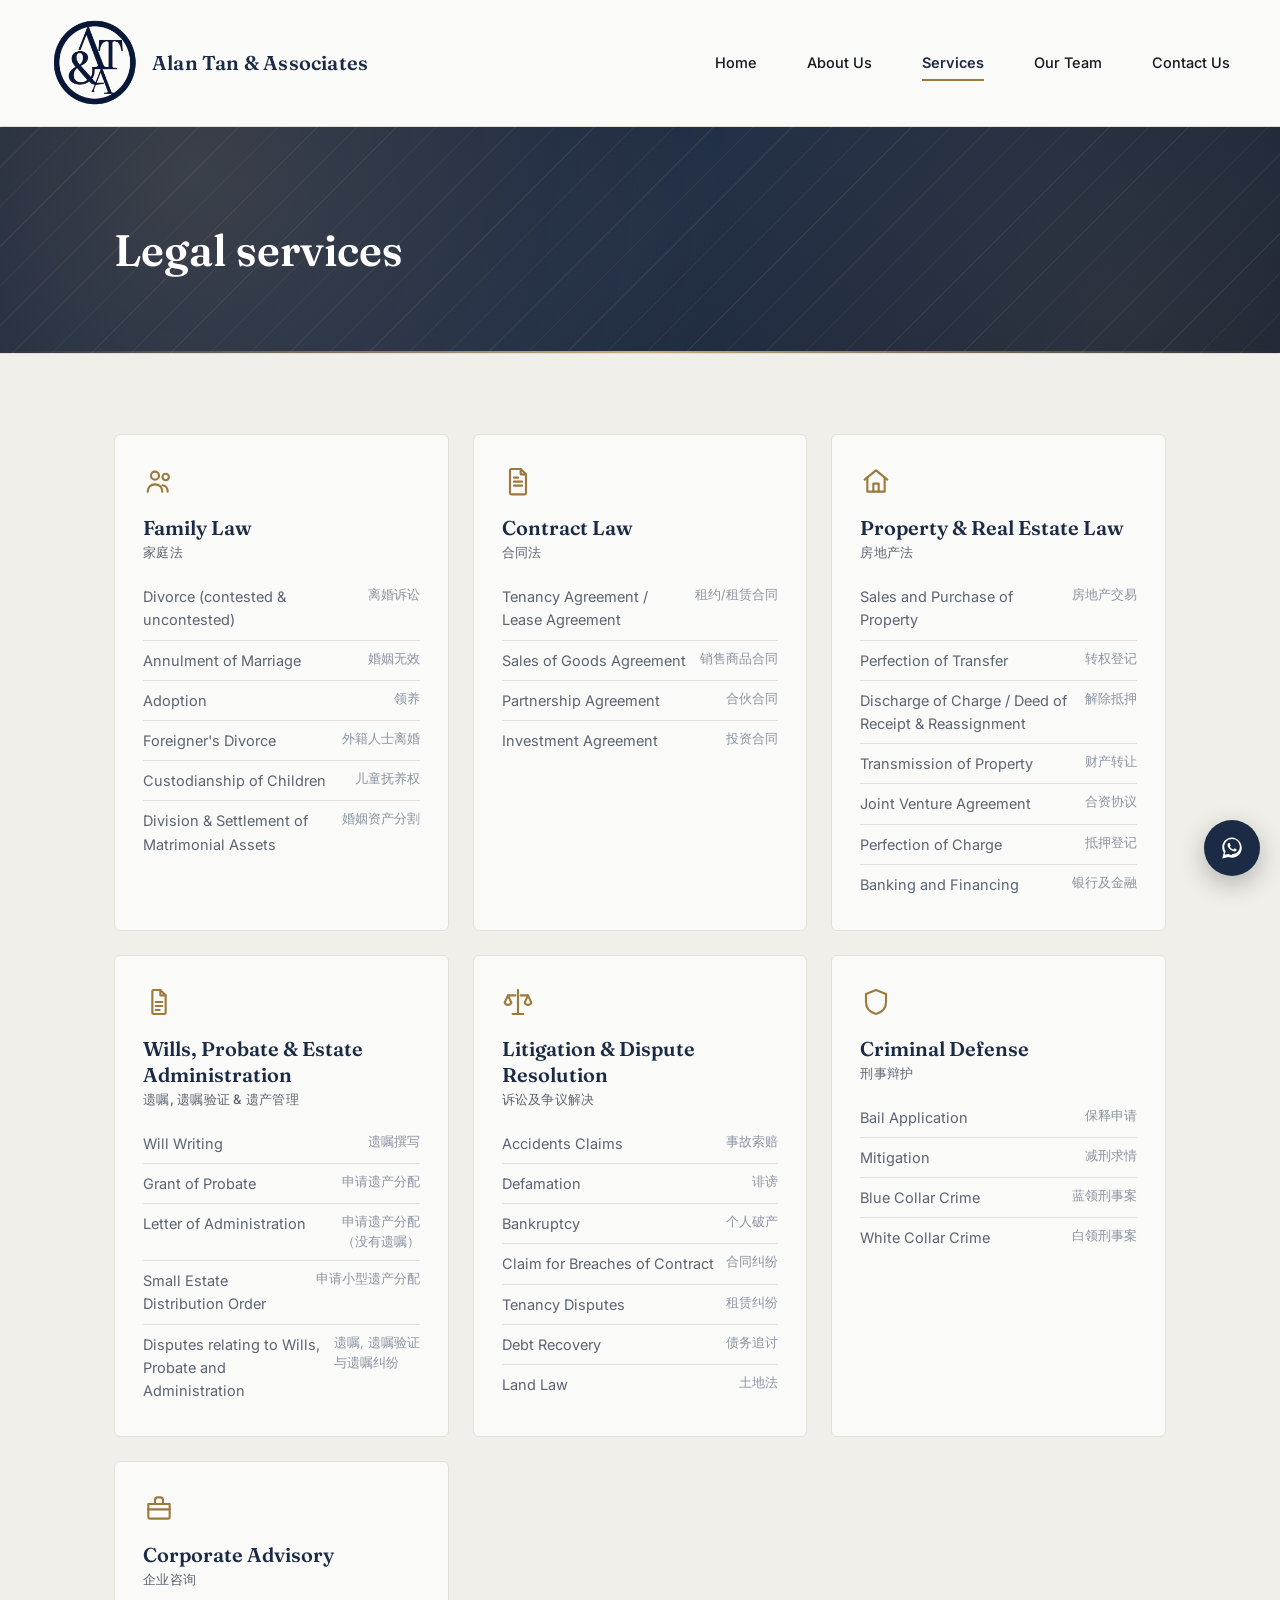
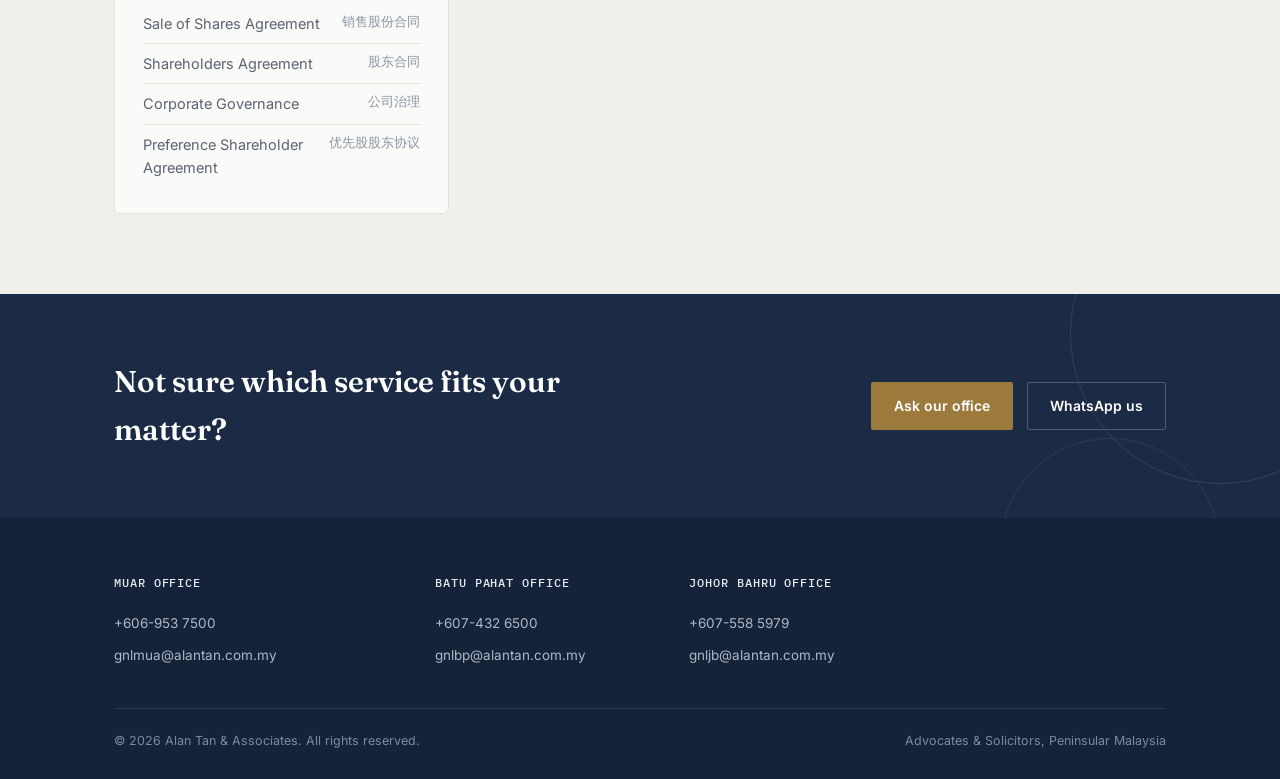
<file: alantan-website/services.html>
<!doctype html>
<html lang="en">
<head>
<meta charset="UTF-8">
<meta name="viewport" content="width=device-width, initial-scale=1.0">
<title>Alan Tan & Associates | Law Firm</title>
<meta name="description" content="Legal services from Alan Tan & Associates: property conveyancing, litigation and dispute resolution, corporate advisory, and estate planning across Muar, Batu Pahat and Johor Bahru.">
<link rel="preconnect" href="https://fonts.googleapis.com">
<link rel="preconnect" href="https://fonts.gstatic.com" crossorigin>
<link href="https://fonts.googleapis.com/css2?family=Fraunces:opsz,wght@9..144,500;9..144,600;9..144,700&family=Inter:wght@400;500;600;700&family=IBM+Plex+Mono:wght@400;500&display=swap" rel="stylesheet">
<link rel="stylesheet" href="style.css">
<link rel="icon" type="image/png" sizes="32x32" href="favicon-32.png">
<link rel="icon" type="image/png" sizes="16x16" href="favicon-16.png">
<link rel="apple-touch-icon" href="apple-touch-icon.png">
</head>
<body>


<header class="site">
  <div class="nav">
    <a href="index.html" class="wordmark">
      <img src="logo.png" alt="" class="logo-mark">
      <span class="wordmark-text">Alan Tan &amp; Associates</span>
    </a>
    <nav class="main-links">
      <a href="index.html">Home</a>
      <a href="about.html">About Us</a>
      <a href="services.html" class="active">Services</a>
      <a href="team.html">Our Team</a>
      <a href="contact.html">Contact Us</a>
    </nav>
    <button class="nav-toggle" aria-label="Toggle menu" aria-expanded="false"><span></span></button>
  </div>
</header>

<main>

  <div class="page-header luxury-header">
    <div class="wrap">
      <h1>Legal services</h1>
    </div>
  </div>

  <section class="alt">
    <div class="wrap">
      <div class="legalservice-grid">

        <div class="legalservice-card">
          <div class="legalservice-top">
            <svg class="legalservice-icon" viewBox="0 0 24 24" fill="none" stroke="currentColor" stroke-width="1.6" stroke-linecap="round" stroke-linejoin="round"><circle cx="9" cy="8" r="3"/><circle cx="17" cy="9" r="2.4"/><path d="M3.5 20c0-3.3 2.5-5.5 5.5-5.5s5.5 2.2 5.5 5.5"/><path d="M14.5 15.2c2.4.3 4 2.1 4 4.8"/></svg>
          </div>
          <h3>Family Law<span class="zh-title">家庭法</span></h3>
          <ul>
            <li><span>Divorce (contested &amp; uncontested)</span><span class="zh">离婚诉讼</span></li>
            <li><span>Annulment of Marriage</span><span class="zh">婚姻无效</span></li>
            <li><span>Adoption</span><span class="zh">领养</span></li>
            <li><span>Foreigner's Divorce</span><span class="zh">外籍人士离婚</span></li>
            <li><span>Custodianship of Children</span><span class="zh">儿童抚养权</span></li>
            <li><span>Division &amp; Settlement of Matrimonial Assets</span><span class="zh">婚姻资产分割</span></li>
          </ul>
        </div>

        <div class="legalservice-card">
          <div class="legalservice-top">
            <svg class="legalservice-icon" viewBox="0 0 24 24" fill="none" stroke="currentColor" stroke-width="1.6" stroke-linecap="round" stroke-linejoin="round"><path d="M7 3h7l4 4v14a1 1 0 0 1-1 1H7a1 1 0 0 1-1-1V4a1 1 0 0 1 1-1Z"/><path d="M14 3v4h4"/><path d="M9 12.5h6M9 15.5h6M9 9.5h3"/></svg>
          </div>
          <h3>Contract Law<span class="zh-title">合同法</span></h3>
          <ul>
            <li><span>Tenancy Agreement / Lease Agreement</span><span class="zh">租约/租赁合同</span></li>
            <li><span>Sales of Goods Agreement</span><span class="zh">销售商品合同</span></li>
            <li><span>Partnership Agreement</span><span class="zh">合伙合同</span></li>
            <li><span>Investment Agreement</span><span class="zh">投资合同</span></li>
          </ul>
        </div>

        <div class="legalservice-card">
          <div class="legalservice-top">
            <svg class="legalservice-icon" viewBox="0 0 24 24" fill="none" stroke="currentColor" stroke-width="1.6" stroke-linecap="round" stroke-linejoin="round"><path d="M3.5 11 12 4l8.5 7"/><path d="M5.5 9.5V20h13V9.5"/><path d="M10 20v-6h4v6"/></svg>
          </div>
          <h3>Property &amp; Real Estate Law<span class="zh-title">房地产法</span></h3>
          <ul>
            <li><span>Sales and Purchase of Property</span><span class="zh">房地产交易</span></li>
            <li><span>Perfection of Transfer</span><span class="zh">转权登记</span></li>
            <li><span>Discharge of Charge / Deed of Receipt &amp; Reassignment</span><span class="zh">解除抵押</span></li>
            <li><span>Transmission of Property</span><span class="zh">财产转让</span></li>
            <li><span>Joint Venture Agreement</span><span class="zh">合资协议</span></li>
            <li><span>Perfection of Charge</span><span class="zh">抵押登记</span></li>
            <li><span>Banking and Financing</span><span class="zh">银行及金融</span></li>
          </ul>
        </div>

        <div class="legalservice-card">
          <div class="legalservice-top">
            <svg class="legalservice-icon" viewBox="0 0 24 24" fill="none" stroke="currentColor" stroke-width="1.6" stroke-linecap="round" stroke-linejoin="round"><path d="M8 3h5l4 4v13a1 1 0 0 1-1 1H8a1 1 0 0 1-1-1V4a1 1 0 0 1 1-1Z"/><path d="M13 3v4h4"/><path d="M9.5 12h5M9.5 15h5M9.5 18h3"/></svg>
          </div>
          <h3>Wills, Probate &amp; Estate Administration<span class="zh-title">遗嘱, 遗嘱验证 &amp; 遗产管理</span></h3>
          <ul>
            <li><span>Will Writing</span><span class="zh">遗嘱撰写</span></li>
            <li><span>Grant of Probate</span><span class="zh">申请遗产分配</span></li>
            <li><span>Letter of Administration</span><span class="zh">申请遗产分配 <br> （没有遗嘱）</span></li>
            <li><span>Small Estate Distribution Order</span><span class="zh">申请小型遗产分配</span></li>
            <li><span>Disputes relating to Wills, Probate and Administration</span><span class="zh">遗嘱, 遗嘱验证 <br> 与遗嘱纠纷</span></li>
          </ul>
        </div>

        <div class="legalservice-card">
          <div class="legalservice-top">
            <svg class="legalservice-icon" viewBox="0 0 24 24" fill="none" stroke="currentColor" stroke-width="1.6" stroke-linecap="round" stroke-linejoin="round"><path d="M12 3v18"/><path d="M5 7h5M14 7h5"/><path d="M4.5 7 2 12.5a2.7 2.7 0 0 0 5 0L4.5 7Z"/><path d="M19.5 7 17 12.5a2.7 2.7 0 0 0 5 0L19.5 7Z"/><path d="M8 21h8"/></svg>
          </div>
          <h3>Litigation &amp; Dispute Resolution<span class="zh-title">诉讼及争议解决</span></h3>
          <ul>
            <li><span>Accidents Claims</span><span class="zh">事故索赔</span></li>
            <li><span>Defamation</span><span class="zh">诽谤</span></li>
            <li><span>Bankruptcy</span><span class="zh">个人破产</span></li>
            <li><span>Claim for Breaches of Contract</span><span class="zh">合同纠纷</span></li>
            <li><span>Tenancy Disputes</span><span class="zh">租赁纠纷</span></li>
            <li><span>Debt Recovery</span><span class="zh">债务追讨</span></li>
            <li><span>Land Law</span><span class="zh">土地法</span></li>
          </ul>
        </div>

        <div class="legalservice-card">
          <div class="legalservice-top">
            <svg class="legalservice-icon" viewBox="0 0 24 24" fill="none" stroke="currentColor" stroke-width="1.6" stroke-linecap="round" stroke-linejoin="round"><path d="M12 3 4.5 6v6c0 4.6 3.2 7.8 7.5 9 4.3-1.2 7.5-4.4 7.5-9V6L12 3Z"/></svg>
          </div>
          <h3>Criminal Defense<span class="zh-title">刑事辩护</span></h3>
          <ul>
            <li><span>Bail Application</span><span class="zh">保释申请</span></li>
            <li><span>Mitigation</span><span class="zh">减刑求情</span></li>
            <li><span>Blue Collar Crime</span><span class="zh">蓝领刑事案</span></li>
            <li><span>White Collar Crime</span><span class="zh">白领刑事案</span></li>
          </ul>
        </div>

        <div class="legalservice-card">
          <div class="legalservice-top">
            <svg class="legalservice-icon" viewBox="0 0 24 24" fill="none" stroke="currentColor" stroke-width="1.6" stroke-linecap="round" stroke-linejoin="round"><path d="M4 9h16v10a1 1 0 0 1-1 1H5a1 1 0 0 1-1-1V9Z"/><path d="M9 9V6a2 2 0 0 1 2-2h2a2 2 0 0 1 2 2v3"/><path d="M4 13h16"/></svg>
          </div>
          <h3>Corporate Advisory<span class="zh-title">企业咨询</span></h3>
          <ul>
            <li><span>Sale of Shares Agreement</span><span class="zh">销售股份合同</span></li>
            <li><span>Shareholders Agreement</span><span class="zh">股东合同</span></li>
            <li><span>Corporate Governance</span><span class="zh">公司治理</span></li>
            <li><span>Preference Shareholder Agreement</span><span class="zh">优先股股东协议</span></li>
          </ul>
        </div>

      </div>
    </div>
  </section>

  <div class="cta-band">
    <div class="wrap">
      <h2>Not sure which service fits your matter?</h2>
      <div class="row">
        <a href="contact.html" class="btn btn-primary">Ask our office</a>
        <a href="https://wa.me/60102962950?text=Enquiry%20from%20Alan%20Tan%20and%20Associates%20Website" target="_blank" rel="noopener" class="btn btn-ghost">WhatsApp us</a>
      </div>
    </div>
  </div>

</main>

<footer class="site">
  <div class="wrap">
    <div class="footer-grid">
      
      <div>
        <h4>Muar Office</h4>
        <ul>
          <li>+606-953 7500</li>
          <li><a href="https://mail.google.com/mail/?view=cm&fs=1&to=gnlmua@alantan.com.my" target="_blank" rel="noopener">gnlmua@alantan.com.my</a></li>
        </ul>
      </div>
	  <div>
        <h4>Batu Pahat Office</h4>
        <ul>
          <li>+607-432 6500</li>
          <li><a href="https://mail.google.com/mail/?view=cm&fs=1&to=gnlbp@alantan.com.my" target="_blank" rel="noopener">gnlbp@alantan.com.my</a></li>
        </ul>
      </div>
	  <div>
        <h4>Johor Bahru Office</h4>
        <ul>
          <li>+607-558 5979</li>
          <li><a href="https://mail.google.com/mail/?view=cm&fs=1&to=gnljb@alantan.com.my" target="_blank" rel="noopener">gnljb@alantan.com.my</a></li>
        </ul>
      </div>
    </div>
    <div class="footer-bottom">
      <span>&copy; 2026 Alan Tan &amp; Associates. All rights reserved.</span>
      <span>Advocates &amp; Solicitors, Peninsular Malaysia</span>
    </div>
  </div>
</footer>

<a class="wa-float" href="https://wa.me/60102962950?text=Enquiry%20from%20Alan%20Tan%20and%20Associates%20Website" target="_blank" rel="noopener" aria-label="Chat on WhatsApp">
  <svg viewBox="0 0 32 32" fill="currentColor"><path d="M16.02 3C9.4 3 4 8.4 4 15.02c0 2.4.7 4.62 1.9 6.5L4 29l7.66-1.86a11.94 11.94 0 0 0 4.36.82h.02C22.6 27.96 28 22.56 28 15.94 28 9.32 22.64 3 16.02 3Zm0 21.6c-1.5 0-2.94-.4-4.2-1.16l-.3-.18-4.55 1.1 1.16-4.44-.2-.32a9.53 9.53 0 0 1-1.5-5.1c0-5.28 4.3-9.58 9.6-9.58 5.28 0 9.58 4.3 9.58 9.6 0 5.3-4.3 9.08-9.6 9.08Zm5.26-7.18c-.28-.14-1.66-.82-1.92-.9-.26-.1-.44-.14-.63.14-.18.28-.72.9-.88 1.08-.16.18-.32.2-.6.07-.28-.14-1.18-.44-2.24-1.4-.83-.74-1.38-1.65-1.55-1.93-.16-.28-.02-.43.12-.57.13-.13.28-.32.42-.48.14-.16.18-.28.28-.46.1-.18.05-.34-.02-.48-.07-.14-.63-1.53-.87-2.1-.23-.55-.46-.48-.63-.49h-.54c-.18 0-.48.07-.73.34-.25.28-.96.94-.96 2.3 0 1.35.98 2.66 1.12 2.84.14.18 1.93 2.95 4.68 4.14.65.28 1.16.45 1.56.58.66.2 1.25.18 1.72.1.53-.08 1.66-.68 1.9-1.33.23-.65.23-1.2.16-1.32-.07-.12-.25-.19-.53-.32Z"/></svg>
</a>

<script src="script.js"></script>
</body>
</html>
</file>
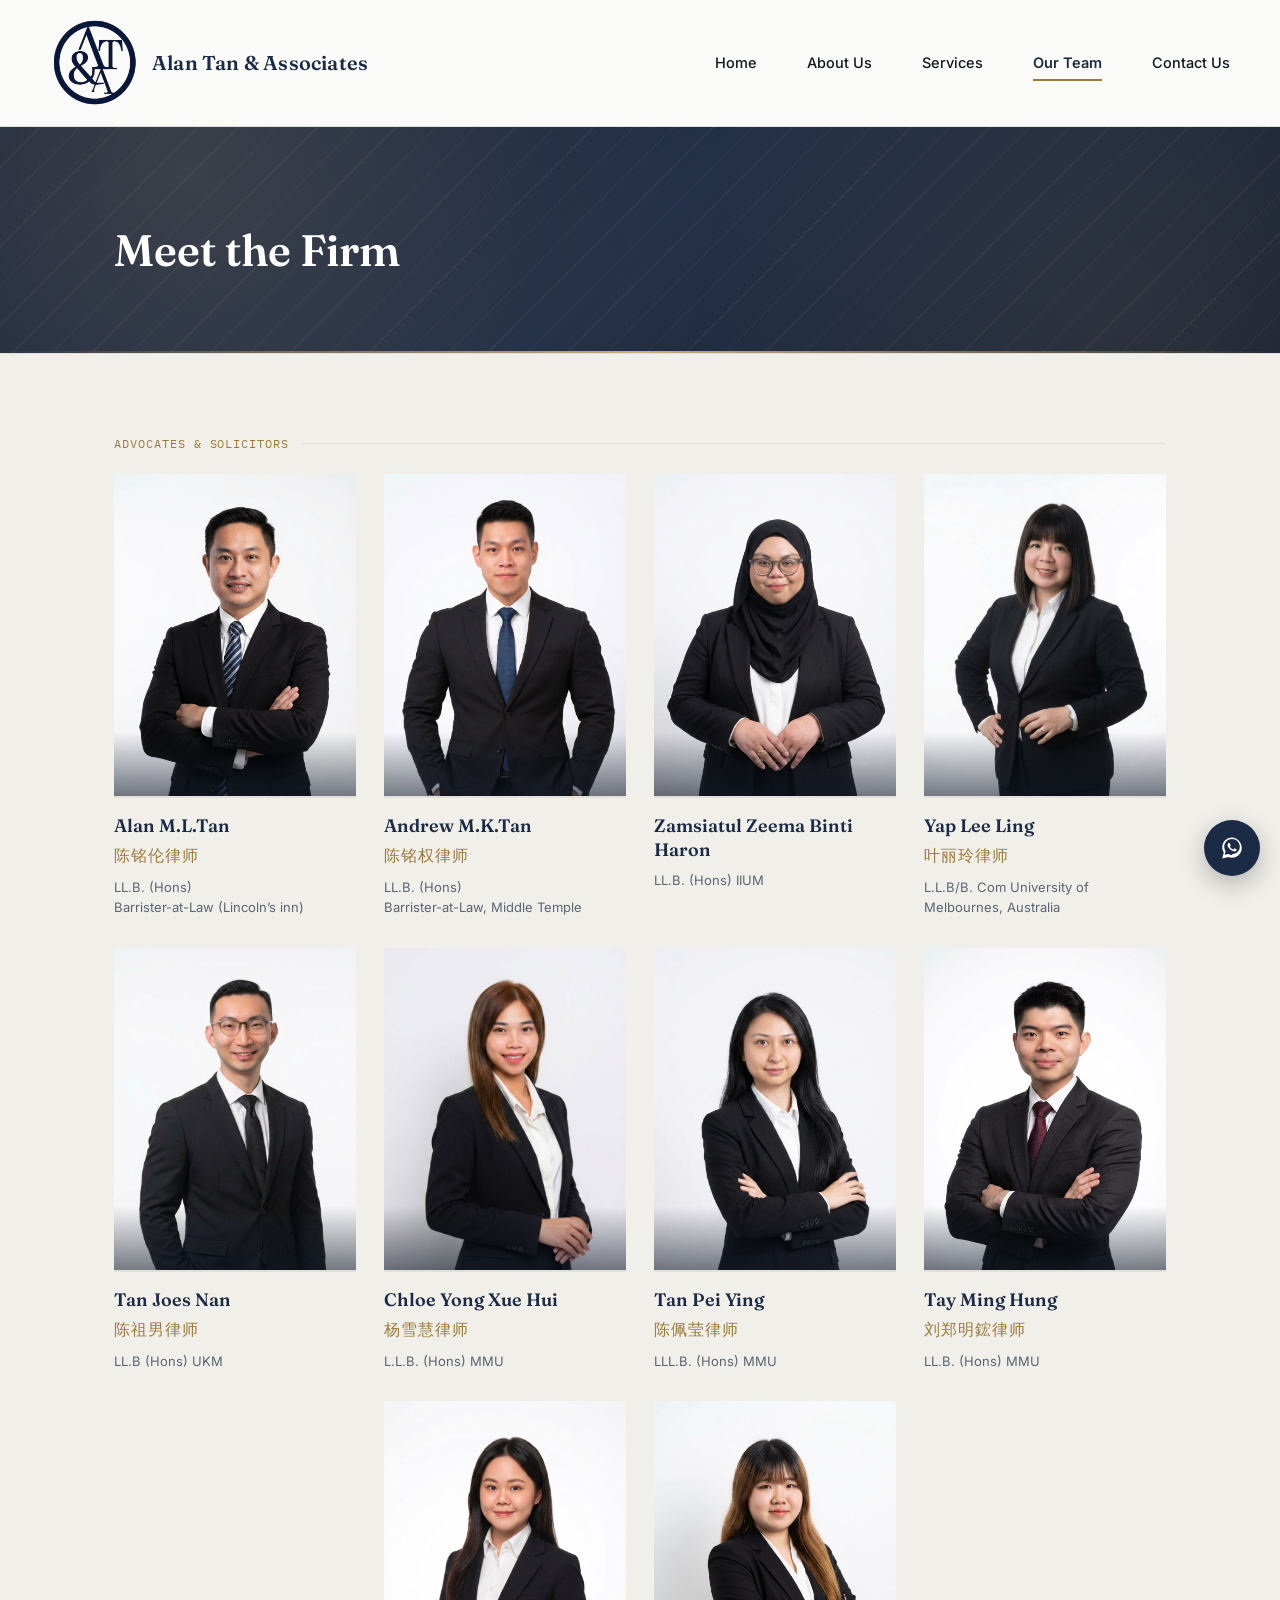
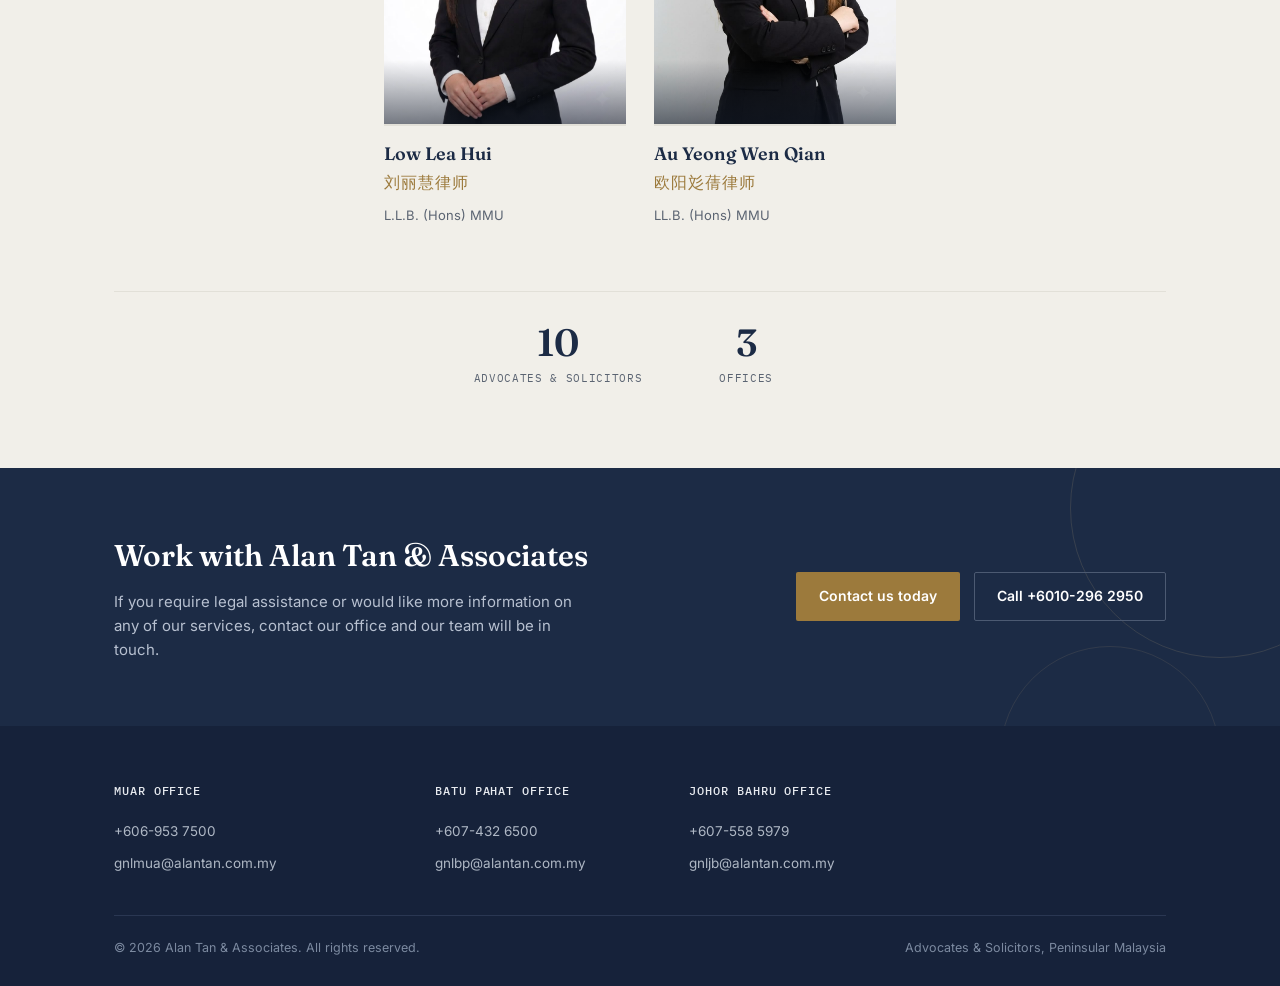
<file: alantan-website/team.html>
<!doctype html>
<html lang="en">
<head>
<meta charset="UTF-8">
<meta name="viewport" content="width=device-width, initial-scale=1.0">
<title>Alan Tan & Associates | Law Firm</title>
<meta name="description" content="Meet the partners, associates and legal assistants of Alan Tan & Associates, serving clients across Muar, Batu Pahat and Johor Bahru.">
<link rel="preconnect" href="https://fonts.googleapis.com">
<link rel="preconnect" href="https://fonts.gstatic.com" crossorigin>
<link href="https://fonts.googleapis.com/css2?family=Fraunces:opsz,wght@9..144,500;9..144,600;9..144,700&family=Inter:wght@400;500;600;700&family=IBM+Plex+Mono:wght@400;500&display=swap" rel="stylesheet">
<link rel="stylesheet" href="style.css">
<link rel="icon" type="image/png" sizes="32x32" href="favicon-32.png">
<link rel="icon" type="image/png" sizes="16x16" href="favicon-16.png">
<link rel="apple-touch-icon" href="apple-touch-icon.png">
</head>
<body>

<header class="site">
  <div class="nav">
    <a href="index.html" class="wordmark">
      <img src="logo.png" alt="" class="logo-mark">
      <span class="wordmark-text">Alan Tan &amp; Associates</span>
    </a>
    <nav class="main-links">
      <a href="index.html">Home</a>
      <a href="about.html">About Us</a>
      <a href="services.html">Services</a>
      <a href="team.html" class="active">Our Team</a>
      <a href="contact.html">Contact Us</a>
    </nav>
    <button class="nav-toggle" aria-label="Toggle menu" aria-expanded="false"><span></span></button>
  </div>
</header>

<main>

  <div class="page-header luxury-header">
    <div class="wrap">
      <h1>Meet the Firm</h1>
    </div>
  </div>

  <section class="alt">
    <div class="wrap">

      <div class="team-tier-label"><span class="ref">Advocates & Solicitors</span></div>
      <div class="team-photo-grid">
	  <div class="team-photo-card">
           <div class="avatar"><img src="assets/team2.jpeg" alt="Alan M.L.Tan"><</div>
          <div class="meta">
            <h3>Alan M.L.Tan</h3>
            <div class="role">陈铭伦律师</div>
            <p class="creds">LL.B. (Hons)<br>Barrister-at-Law (Lincoln’s inn)</p>
          </div>
        </div>
        <div class="team-photo-card">
          <div class="avatar"><img src="assets/team6.jpeg" alt="Andrew M.K.Tan"><</div>
          <div class="meta">
            <h3>Andrew M.K.Tan</h3>
            <div class="role">陈铭权律师</div>
            <p class="creds">LL.B. (Hons)<br>Barrister-at-Law, Middle Temple</p>
          </div>
        </div>
		<div class="team-photo-card">
         <div class="avatar"><img src="assets/team5.jpeg" alt="Zamsiatul Zeema Binti Haron"><</div>
          <div class="meta">
            <h3>Zamsiatul Zeema Binti Haron</h3>
            <p class="creds">LL.B. (Hons) IIUM<br><a class="wa-link" href="https://wa.me/60182806616" target="_blank" rel="noopener"></a></p>
          </div>
        </div>
		<div class="team-photo-card">
         <div class="avatar"><img src="assets/team10.jpeg" alt="Yap Lee Ling"><</div>
          <div class="meta">
            <h3>Yap Lee Ling</h3>
            <div class="role">叶丽玲律师</div>
            <p class="creds">L.L.B/B. Com University of Melbournes, Australia<br><a class="wa-link" href="https://wa.me/60182628995" target="_blank" rel="noopener"></a></p>
          </div>
        </div>
		
        <div class="team-photo-card">
          <div class="avatar"><img src="assets/team3.jpeg" alt="Tan Jose Nan"><</div>
          <div class="meta">
            <h3>Tan Joes Nan</h3>
            <div class="role">陈祖男律师</div>
            <p class="creds">LL.B (Hons) UKM<br><a class="wa-link" href="https://wa.me/60176652356" target="_blank" rel="noopener"></a></p>
          </div>
        </div>
		<div class="team-photo-card">
          <div class="avatar"><img src="assets/team1.jpeg" alt="Chloe Yong Xue Hui"><</div>
          <div class="meta">
            <h3>Chloe Yong Xue Hui</h3>
            <div class="role">杨雪慧律师</div>
            <p class="creds">L.L.B. (Hons) MMU<br><a class="wa-link" href="https://wa.me/60162966963" target="_blank" rel="noopener"></a></p>
          </div>
        </div>
		<div class="team-photo-card">
          <div class="avatar"><img src="assets/team8.jpeg" alt="Tan Pei Ying"><</div>
          <div class="meta">
            <h3>Tan Pei Ying</h3>
            <div class="role">陈佩莹律师</div>
            <p class="creds">LLL.B. (Hons) MMU<br><a class="wa-link" href="https://wa.me/60126366681" target="_blank" rel="noopener"></a></p>
          </div>
        </div>
		<div class="team-photo-card">
          <div class="avatar"><img src="assets/team7.jpeg" alt="Tay Ming Hung"><</div>
          <div class="meta">
            <h3>Tay Ming Hung</h3>
            <div class="role">刘郑明鋐律师</div>
            <p class="creds">LL.B. (Hons) MMU<br><a class="wa-link" href="https://wa.me/60163383358" target="_blank" rel="noopener"></a></p>
          </div>
        </div>
		<div class="team-photo-card">
         <div class="avatar"><img src="assets/team4.jpeg" alt="Low Lea Hui"><</div>
          <div class="meta">
            <h3>Low Lea Hui</h3>
            <div class="role">刘丽慧律师</div>
            <p class="creds">L.L.B. (Hons) MMU<br><a class="wa-link" href="https://wa.me/60182628995" target="_blank" rel="noopener"></a></p>
          </div>
        </div>
		<div class="team-photo-card">
         <div class="avatar"><img src="assets/team9.jpeg" alt="Au Yeong Wen Qian"><</div>
          <div class="meta">
            <h3>Au Yeong Wen Qian</h3>
			<div class="role">欧阳彣蒨律师</div>
            <p class="creds">LL.B. (Hons) MMU<br><a class="wa-link" href="https://wa.me/60182806616" target="_blank" rel="noopener"></a></p>
          </div>
        </div>
      </div>

 <div class="stat-row">
        <div class="stat-item"><div class="n" data-target="10">0</div><div class="l">Advocates & Solicitors</div></div>
        <div class="stat-item"><div class="n" data-target="3">0</div><div class="l">Offices</div></div>
      </div>
    
    </div>
  </section>

  <div class="cta-band">
    <div class="wrap">
      <div>
        <h2>Work with Alan Tan &amp; Associates</h2>
        <p style="color:#B7C0D0; max-width:460px; margin-top:10px; font-size:15px;">If you require legal assistance or would like more information on any of our services, contact our office and our team will be in touch.</p>
      </div>
      <div class="row">
        <a href="contact.html" class="btn btn-primary">Contact us today</a>
        <a href="tel:+60102962950" class="btn btn-ghost">Call +6010-296 2950</a>
      </div>
    </div>
  </div>
  <!-- end team CTA -->

</main>

<footer class="site">
  <div class="wrap">
    <div class="footer-grid">
      
      <div>
        <h4>Muar Office</h4>
        <ul>
          <li>+606-953 7500</li>
          <li><a href="https://mail.google.com/mail/?view=cm&fs=1&to=gnlmua@alantan.com.my" target="_blank" rel="noopener">gnlmua@alantan.com.my</a></li>
        </ul>
      </div>
	  <div>
        <h4>Batu Pahat Office</h4>
        <ul>
          <li>+607-432 6500</li>
          <li><a href="https://mail.google.com/mail/?view=cm&fs=1&to=gnlbp@alantan.com.my" target="_blank" rel="noopener">gnlbp@alantan.com.my</a></li>
        </ul>
      </div>
	  <div>
        <h4>Johor Bahru Office</h4>
        <ul>
          <li>+607-558 5979</li>
          <li><a href="https://mail.google.com/mail/?view=cm&fs=1&to=gnljb@alantan.com.my" target="_blank" rel="noopener">gnljb@alantan.com.my</a></li>
        </ul>
      </div>
    </div>
    <div class="footer-bottom">
      <span>&copy; 2026 Alan Tan &amp; Associates. All rights reserved.</span>
      <span>Advocates &amp; Solicitors, Peninsular Malaysia</span>
    </div>
  </div>
</footer>

<a class="wa-float" href="https://wa.me/60102962950?text=Enquiry%20from%20Alan%20Tan%20and%20Associates%20Website" target="_blank" rel="noopener" aria-label="Chat on WhatsApp">
  <svg viewBox="0 0 32 32" fill="currentColor"><path d="M16.02 3C9.4 3 4 8.4 4 15.02c0 2.4.7 4.62 1.9 6.5L4 29l7.66-1.86a11.94 11.94 0 0 0 4.36.82h.02C22.6 27.96 28 22.56 28 15.94 28 9.32 22.64 3 16.02 3Zm0 21.6c-1.5 0-2.94-.4-4.2-1.16l-.3-.18-4.55 1.1 1.16-4.44-.2-.32a9.53 9.53 0 0 1-1.5-5.1c0-5.28 4.3-9.58 9.6-9.58 5.28 0 9.58 4.3 9.58 9.6 0 5.3-4.3 9.08-9.6 9.08Zm5.26-7.18c-.28-.14-1.66-.82-1.92-.9-.26-.1-.44-.14-.63.14-.18.28-.72.9-.88 1.08-.16.18-.32.2-.6.07-.28-.14-1.18-.44-2.24-1.4-.83-.74-1.38-1.65-1.55-1.93-.16-.28-.02-.43.12-.57.13-.13.28-.32.42-.48.14-.16.18-.28.28-.46.1-.18.05-.34-.02-.48-.07-.14-.63-1.53-.87-2.1-.23-.55-.46-.48-.63-.49h-.54c-.18 0-.48.07-.73.34-.25.28-.96.94-.96 2.3 0 1.35.98 2.66 1.12 2.84.14.18 1.93 2.95 4.68 4.14.65.28 1.16.45 1.56.58.66.2 1.25.18 1.72.1.53-.08 1.66-.68 1.9-1.33.23-.65.23-1.2.16-1.32-.07-.12-.25-.19-.53-.32Z"/></svg>
</a>

<script src="script.js"></script>
<script>
(function(){
  var counters = document.querySelectorAll('.stat-row .n[data-target]');
  if(!counters.length) return;

  var played = false;
  function animate(){
    if(played) return;
    played = true;
    counters.forEach(function(el){
      var target = parseInt(el.getAttribute('data-target'), 10);
      var suffix = el.getAttribute('data-suffix') || '';
      var duration = 1300;
      var start = null;

      function step(ts){
        if(!start) start = ts;
        var progress = Math.min((ts - start) / duration, 1);
        var eased = 1 - Math.pow(1 - progress, 3);
        el.textContent = Math.round(eased * target) + suffix;
        if(progress < 1){
          requestAnimationFrame(step);
        } else {
          el.textContent = target + suffix;
        }
      }
      requestAnimationFrame(step);
    });
  }

  var row = document.querySelector('.stat-row');
  if('IntersectionObserver' in window && row){
    var observer = new IntersectionObserver(function(entries){
      entries.forEach(function(entry){
        if(entry.isIntersecting){
          animate();
          observer.disconnect();
        }
      });
    }, { threshold: 0.1 });
    observer.observe(row);
  }

  // Reliability fallback: guarantee the real numbers show even if the
  // observer never fires (e.g. short page, unusual scroll position).
  window.addEventListener('load', function(){
    setTimeout(animate, 800);
  });
})();
</script>
</body>
</html>
</file>
<file: alantan-website/style.css>
/* =========================================================
   Alan Tan & Associates — Design Tokens
   Display: Fraunces (serif, legal gravitas, restrained)
   Body/UI: Inter
   Utility/reference marks: IBM Plex Mono
   ========================================================= */

:root{
  --ink:        #14181F;
  --paper:      #FAFAF8;
  --paper-2:    #F1EFE9;
  --navy:       #1C2B45;
  --navy-2:     #16223A;
  --brass:      #9C7A3C;
  --brass-soft: #C9AD7A;
  --line:       #E2E0D8;
  --slate:      #5B6472;
  --white:      #FFFFFF;

  --font-display: "Fraunces", Georgia, serif;
  --font-body: "Inter", -apple-system, BlinkMacSystemFont, "Segoe UI", sans-serif;
  --font-mono: "IBM Plex Mono", ui-monospace, monospace;

  --max-w: 1180px;
  --gutter: clamp(24px, 5vw, 64px);
}

*, *::before, *::after{ box-sizing:border-box; }
html{ scroll-behavior:smooth; }
body{
  margin:0;
  background:var(--paper);
  color:var(--ink);
  font-family:var(--font-body);
  font-size:16px;
  line-height:1.6;
  -webkit-font-smoothing:antialiased;
}
img{ max-width:100%; display:block; }
a{ color:inherit; text-decoration:none; }
ul{ margin:0; padding:0; list-style:none; }
h1,h2,h3,h4{ font-family:var(--font-display); font-weight:600; margin:0; color:var(--navy); }
p{ margin:0; }
button{ font-family:inherit; cursor:pointer; }

.wrap{
  max-width:var(--max-w);
  margin:0 auto;
  padding-left:var(--gutter);
  padding-right:var(--gutter);
}

:focus-visible{
  outline:2px solid var(--brass);
  outline-offset:3px;
}

/* -------------------- utility labels -------------------- */
.ref{
  font-family:var(--font-display);
  font-size:30px;
  letter-spacing:.06em;
  color:var(--brass);
  text-transform:uppercase;
}

.eyebrow{
  display:flex;
  align-items:center;
  gap:10px;
  margin-bottom:14px;
}
.eyebrow::before{
  width:22px;
  height:1px;
  background:var(--brass);
}

/* -------------------- top utility bar -------------------- */
.topbar{
  background:var(--navy-2);
  color:#CBD3DE;
  font-size:13px;
}
.topbar .wrap{
  display:flex;
  justify-content:space-between;
  align-items:center;
  padding-top:8px;
  padding-bottom:8px;
  gap:16px;
  flex-wrap:wrap;
}
.topbar a{ color:#E8ECF1; }
.topbar a:hover{ color:var(--brass-soft); }
.topbar .tel{ font-family:var(--font-mono); letter-spacing:.02em; }

/* -------------------- header / nav -------------------- */
header.site{
  position:sticky;
  top:0;
  z-index:50;
  background:rgba(250,250,248,0.92);
  backdrop-filter:blur(8px);
  border-bottom:1px solid var(--line);
}

.nav{
  display:flex;
  align-items:center;
  justify-content:space-between;
  padding-top:18px;
  padding-bottom:18px;
  padding-left:50px;
  padding-right:50px;
}
.wordmark{
  display:flex;
  align-items:center;
  gap:12px;
}
.wordmark .logo-mark{
  height:90px;
  width:90px;
  flex-shrink:0;
}
.wordmark .wordmark-text{
  font-family:var(--font-display);
  font-size:20px;
  font-weight:600;
  color:var(--navy);
  letter-spacing:.01em;
  line-height:1.1;
}
.wordmark .wordmark-text em{
  display:block;
  font-style:normal;
  font-family:var(--font-mono);
  font-size:10px;
  color:var(--slate);
  letter-spacing:.14em;
  text-transform:uppercase;
  font-weight:400;
  margin-top:4px;
}
@media (max-width:400px){
  .wordmark .wordmark-text{ font-size:16px; }
}
nav.main-links{
  display:flex;
  align-items:center;
  gap:50px;
}
nav.main-links a{
  font-size:14.5px;
  font-weight:500;
  color:var(--ink);
  padding:6px 0;
  position:relative;
}
nav.main-links a::after{
  content:"";
  position:absolute;
  left:0; right:0; bottom:0;
  height:2px;
  background:var(--brass);
  transform:scaleX(0);
  transform-origin:left;
  transition:transform .2s ease;
}
nav.main-links a:hover::after,
nav.main-links a.active::after{ transform:scaleX(1); }
nav.main-links a.active{ color:var(--navy); font-weight:600; }

.btn{
  display:inline-flex;
  align-items:center;
  gap:8px;
  padding:12px 22px;
  font-size:14px;
  font-weight:600;
  border-radius:2px;
  border:1px solid transparent;
  white-space:nowrap;
}
.btn-primary{ background:var(--navy); color:var(--white); }
.btn-primary:hover{ background:var(--navy-2); }
.btn-ghost{ border-color:var(--navy); color:var(--navy); }
.btn-ghost:hover{ background:var(--navy); color:var(--white); }

.nav-toggle{
  display:none;
  background:none;
  border:none;
  width:32px;
  height:24px;
  position:relative;
}
.nav-toggle span, .nav-toggle span::before, .nav-toggle span::after{
  content:"";
  position:absolute;
  left:0; right:0;
  height:2px;
  background:var(--navy);
  transition:transform .2s ease, opacity .2s ease;
}
.nav-toggle span{ top:11px; }
.nav-toggle span::before{ top:-8px; }
.nav-toggle span::after{ top:8px; }
.nav-toggle[aria-expanded="true"] span{ background:transparent; }
.nav-toggle[aria-expanded="true"] span::before{ transform:translateY(8px) rotate(45deg); }
.nav-toggle[aria-expanded="true"] span::after{ transform:translateY(-8px) rotate(-45deg); }

/* -------------------- page header (inner pages) -------------------- */
.page-header{
  padding:64px 0 48px;
  border-bottom:1px solid var(--line);
}
.page-header .crumb{
  font-family:var(--font-mono);
  font-size:12px;
  color:var(--slate);
  letter-spacing:.04em;
  margin-bottom:18px;
}
.page-header .crumb a:hover{ color:var(--brass); }
.page-header h1{ font-size:clamp(30px,4vw,44px); }
.page-header p.lede{
  max-width:640px;
  margin-top:16px;
  color:var(--slate);
  font-size:17px;
}

/* -------------------- hero -------------------- */
.hero{
  padding:72px 0 88px;
}
.hero .wrap{
  display:grid;
  grid-template-columns:1.1fr 0.9fr;
  gap:64px;
  align-items:center;
}
.hero h1{
  font-size:clamp(34px,4.4vw,54px);
  line-height:1.08;
  letter-spacing:-.01em;
}
.hero h1 em{
  font-style:normal;
  color:var(--brass);
}
.hero .lede{
  margin-top:22px;
  max-width:480px;
  color:var(--slate);
  font-size:17px;
}
.hero .cta-row{
  display:flex;
  gap:14px;
  margin-top:34px;
  flex-wrap:wrap;
}
.hero .est{
  margin-top:40px;
  display:flex;
  gap:28px;
  font-family:var(--font-mono);
  font-size:12px;
  color:var(--slate);
  letter-spacing:.03em;
}
.hero .est strong{ color:var(--navy); font-size:15px; font-family:var(--font-display); display:block; font-weight:600;}

.hero-btn{
    margin-top:20px;
	background:transparent;
    color:rgba(255,255,255,0.60);
    padding:0;
    border:none;
    box-shadow:none;
    display:inline-flex;
    align-items:center;
    gap:10px;
    font-size:16px;
    font-weight:600;
}

.hero-btn:hover{
    color:var(--brass-soft);
}

.hero-btn .arrow{
    transition:transform .25s ease;
}

.hero-btn:hover .arrow{
    transform:translateX(6px);
}

/* ledger graphic — signature element */
.ledger{
  border:1px solid var(--line);
  background:var(--white);
}
.ledger-row{
  display:flex;
  align-items:center;
  gap:16px;
  padding:16px 20px;
  border-bottom:1px solid var(--line);
}
.ledger-row:last-child{ border-bottom:none; }
.ledger-row .num{
  font-family:var(--font-mono);
  font-size:12px;
  color:var(--brass);
  width:40px;
  flex-shrink:0;
}
.ledger-row .label{
  font-size:14.5px;
  font-weight:500;
  color:var(--navy);
}
.ledger-row .sub{
  font-size:12.5px;
  color:var(--slate);
  margin-top:2px;
}
.ledger-head{
  display:flex;
  justify-content:space-between;
  padding:14px 20px;
  background:var(--navy);
  color:#DCE2EA;
  font-family:var(--font-mono);
  font-size:11px;
  letter-spacing:.08em;
  text-transform:uppercase;
}

/* -------------------- section framing -------------------- */
section{ padding:80px 0; }
section.alt{ background:var(--paper-2); }
section.navy{ background:var(--navy); color:#E7EAEF; }
section.navy h2{ color:var(--white); }
.section-head{
  display:flex;
  justify-content:space-between;
  align-items:flex-end;
  gap:24px;
  margin-bottom:48px;
  flex-wrap:wrap;
}
.section-head h2{ font-size:clamp(26px,3vw,34px); font-family:var(--font-display); }
.section-head p{ max-width:420px; color:var(--slate); font-size:15px; }
section.navy .section-head p{ color:#AEB7C4; }

/* -------------------- about strip -------------------- */
.about-grid{
  display:grid;
  grid-template-columns:0.85fr 1.15fr;
  gap:64px;
  align-items:start;
}
.about-grid h2{ font-size:clamp(26px,3vw,32px); line-height:1.2; }
.about-grid .body p{ color:var(--slate); font-size:15.5px; }
.about-grid .body p + p{ margin-top:16px; }
.stat-strip{
  display:grid;
  grid-template-columns:repeat(3,1fr);
  gap:1px;
  background:var(--line);
  margin-top:36px;
  border:1px solid var(--line);
}

.about-area{
    position:relative;
    overflow:hidden;
    background:var(--paper-2);
}

.about-section{
    position:relative;
    max-width:100%;
    margin:0;
    text-align:left;
    z-index:2;
}

.about-section .heading{
    display:flex;
    flex-direction:column;
    align-items:flex-start;
    gap:20px;
    max-width:720px;
}

.about-section .body{
    width:100%;
}

.about-section .body p{
    max-width:700px;
    margin:0 0 20px;
    line-height:1.9;
    color:var(--slate);
}

.about-section .btn{
    margin-top:8px;
}

.about-image{
    text-align:center;
}

.about-image .eyebrow{
    justify-content:flex-start;
}

.about-image h2{
    text-align:left;
}

.justice-scale{
    display:block;
    width:270px;
    margin:35px 1px 0;
    opacity:.70;
    filter:grayscale(50%);
    transition:.3s ease;
}

.justice-scale:hover{
    opacity:.90;
}

/* =========================
   Statistics
========================= */

.stat-strip{
    display:grid;
    grid-template-columns:repeat(3,1fr);
    gap:24px;
    width:100%;
    margin-top:48px;
}

.stat{
    background:#fff;
    border:1px solid var(--line);
    padding:36px 28px;
    position:relative;
    transition:.35s ease;
}

.stat::before{
    content:"";
    position:absolute;
    left:0;
    top:0;
    width:4px;
    height:100%;
    background:var(--brass);
    transform:scaleY(0);
    transform-origin:top;
    transition:.35s;
}

.stat:hover{
    transform:translateY(-6px);
    box-shadow:0 18px 40px rgba(0,0,0,.08);
}

.stat:hover::before{
    transform:scaleY(1);
}

.stat .n{
    font-family:var(--font-display);
    font-size:46px;
    color:var(--navy);
    line-height:1;
    margin-bottom:10px;
}

.stat .l{
    font-size:15px;
    color:var(--slate);
}

/* =========================
   Lady Justice Image
========================= */

.lady-justice{

    position:absolute;
    right:-150px;
    bottom:-80px;
    height:630px;
    width:auto;
    opacity:.3;
    pointer-events:none;
    user-select:none;
    z-index:1;
    transition:.4s ease;
}


/* =========================
   Responsive
========================= */

@media (max-width:1000px){

    .lady-justice{
        height:560px;
        right:-180px;
        opacity:.08;
    }

    .stat-strip{
        grid-template-columns:1fr;
    }

}

@media (max-width:768px){

    .lady-justice{
        display:none;
    }

}

/* =====================================
   HOMEPAGE LEGAL SERVICE CAROUSEL
===================================== */


.home-services{
    background:#FAFAF8;
    padding:80px 0;
}

.services-wrapper{
    position:relative;
    display:flex;
    align-items:center;
}

.services-viewmore{
    display:flex;
    justify-content:center;
    margin-top:40px;
}
.services-viewmore .service-btn{
    width:180px;
    height:48px;
}

/* horizontal slider */

.services-grid{
    display:flex;
    gap:20px;
    overflow-x:auto;
    scroll-behavior:smooth;
    scrollbar-width:none;
    flex:1;
    width:100%;
	padding-top:40px;
}

.services-grid: webkit-scrollbar{
    display:none;
}

/* CARD */

.service-card{
    flex:0 0 310px;
    height:360px;
    background:white;
    border:1px solid #E2E0D8;
    overflow:hidden;
    display:flex;
    flex-direction:column;
    text-align:center;
    transition:.35s ease;
}

.service-card:hover{
    transform:translateY(-8px);
    box-shadow:0 20px 40px rgba(0,0,0,.08);
}

/* IMAGE */

.service-card img{
    width:100%;
    height:160px;
    object-fit:cover;
    transition:.5s ease;
}

.service-card:hover img{
    transform:scale(1.08);
}

/* TEXT AREA */

.service-content{
    flex:1;
    padding:25px 20px;
    display:flex;
    flex-direction:column;
    align-items:center;
    justify-content:center;
}

.service-content h3{
    font-family:var(--font-display);
    font-size:22px;
    line-height:1.25;
    color:var(--navy);
}

/* BUTTON */

.service-btn{
    width:150px;
    height:45px;
    margin:auto;
    display:flex;
    align-items:center;
    justify-content:center;
    background:#D0AF42;
    color:white;
    font-family:var(--font-display);
    font-size:14px;
    letter-spacing:.05em;
    transition:.3s ease;
}

.service-btn:hover{
    background:var(--navy);
}

/* ARROWS */

.service-arrow{
    position:absolute;
    top:50%;
    transform:translateY(-50%);
    z-index:2;
    background:transparent;
    border:none;
    outline:none;
    color:var(--navy);
    font-size:30px;
    font-weight:300;
    line-height:1;
    cursor:pointer;
    padding:0;
    width:44px;
    height:44px;
    display:flex;
    align-items:center;
    justify-content:center;
    flex-shrink:0;
    transition:
        color .3s ease,
        transform .3s ease;
}

/* Left Arrow */
.service-arrow.left{
    left:-56px;
}
.service-arrow.left:hover{
    color:var(--brass);
    transform:translate(-5px,-50%);
}

/* Right Arrow */
.service-arrow.right{
    right:-56px;
}
.service-arrow.right:hover{
    color:var(--brass);
    transform:translate(5px,-50%);
}

/* Remove blue outline when clicked */
.service-arrow:focus{
    outline:none;
}


/* Mobile */

@media(max-width:700px){
    .service-arrow{
        display:none;
    }
}

/* MOBILE */

@media(max-width:700px){
    .service-card{
        flex:0 0 280px;
        height:350px;
    }

    .service-arrow{
        display:none;

    }
}


/* -------------------- legal services page grid -------------------- */
.legalservice-grid{
  display:grid;
  grid-template-columns:repeat(auto-fit, minmax(300px, 1fr));
  gap:24px;
}
.legalservice-card{
  position:relative;
  background:var(--paper);
  border:1px solid var(--line);
  border-radius:6px;
  padding:30px 28px 26px;
  overflow:hidden;
  transition:transform .22s ease, box-shadow .22s ease, border-color .22s ease;
}
.legalservice-card::before{
  content:"";
  position:absolute;
  top:0; left:0; right:0;
  height:3px;
  background:var(--brass);
  transform:scaleX(0);
  transform-origin:left;
  transition:transform .3s ease;
}
.legalservice-card:hover{
  transform:translateY(-5px);
  box-shadow:0 16px 30px -18px rgba(20,24,31,.28);
  border-color:var(--brass-soft);
}
.legalservice-card:hover::before{ transform:scaleX(1); }
.legalservice-top{
  display:flex;
  align-items:center;
  justify-content:space-between;
  margin-bottom:18px;
}
.legalservice-icon{
  width:32px; height:32px;
  color:var(--brass);
}
.legalservice-index{
  font-family:var(--font-mono);
  font-size:12px;
  color:var(--line);
  letter-spacing:.06em;
}
.legalservice-card h3{
  font-size:20px;
  line-height:1.3;
  margin:0 0 16px;
  display:flex;
  flex-direction:column;
  gap:3px;
}
.legalservice-card h3 .zh-title{
  font-family:var(--font-body);
  font-weight:500;
  font-size:13px;
  color:var(--slate);
  letter-spacing:.02em;
}
.legalservice-card ul{ margin:0; }
.legalservice-card li{
  font-size:14.5px;
  color:var(--slate);
  padding:8px 0;
  border-top:1px solid var(--line);
  display:flex;
  justify-content:space-between;
  gap:10px;
}
.legalservice-card li:first-child{ border-top:none; }
.legalservice-card li:hover{ color:var(--ink); }
.legalservice-card li .zh{ color:#8A94A3; font-size:12.5px; white-space:nowrap; }

/* -------------------- practice area grid -------------------- */
.practice-grid{
  display:grid;
  grid-template-columns:repeat(2,1fr);
  gap:1px;
  background:var(--line);
  border:1px solid var(--line);
}
.practice-card{
  background:var(--paper);
  padding:36px 34px;
}
.practice-card .icon{
  width:38px; height:38px;
  color:var(--navy);
  margin-bottom:20px;
}
.practice-card h3{ font-size:35px; margin-bottom:8px; }

.practice-card ul{ margin-top:14px; }
.practice-card li{
  font-size:15px;
  color:var(--slate);
  padding:7px 0;
  border-top:1px solid var(--line);
  display:flex;
  justify-content:space-between;
  gap:10px;
}
.practice-card li:first-child{ border-top:none; }
.practice-card li .zh{ color:#8A94A3; font-size:12.5px; white-space:nowrap; }

/* -------------------- offices -------------------- */
.office-grid{
  display:grid;
  grid-template-columns:repeat(3,1fr);
  gap:1px;
  background:var(--line);
  border:1px solid var(--line);
}
.office-card{
  background:var(--paper);
  padding:32px 30px;
}
.office-card .file-no{
  font-family:var(--font-mono);
  font-size:11.5px;
  color:var(--brass);
  letter-spacing:.06em;
}
.office-card h3{ font-size:19px; margin:10px 0 14px; }
.office-card .addr{ color:var(--slate); font-size:14px; margin-bottom:18px; min-height:64px; }
.office-card dl{ font-size:13.5px; }
.office-card .row{ display:flex; gap:8px; padding:5px 0; border-top:1px solid var(--line); }
.office-card .row:first-child{ border-top:none; }
.office-card .row dt{ color:var(--slate); width:50px; flex-shrink:0; }
.office-card .row dd{ margin:0; }
.office-card .row a:hover{ color:var(--brass); }

/* -------------------- about page: office maps -------------------- */
.office-map-grid{
  display:grid;
  grid-template-columns:repeat(3,1fr);
  gap:28px;
}
.office-map-card{
  background:var(--paper);
  border:1px solid var(--line);
}
.office-map-card .map-embed{
  border:none;
  border-bottom:1px solid var(--line);
  height:200px;
  min-height:0;
}
.office-map-card .map-embed iframe{
  height:200px;
  min-height:0;
}
.office-map-card .file-no{
  font-family:var(--font-mono);
  font-size:11.5px;
  color:var(--brass);
  letter-spacing:.06em;
  display:block;
  margin:20px 24px 0;
}
.office-map-card h3{
  font-size:19px;
  margin:10px 24px 12px;
}
.office-map-card .addr{
  color:var(--slate);
  font-size:14px;
  margin:0 24px 14px;
}
.office-map-card dl{
  font-size:13px;
  margin:0 24px 22px;
}
.office-map-card .row{
  display:flex;
  gap:8px;
  padding:6px 0;
  border-top:1px solid var(--line);
}
.office-map-card .row:first-child{ border-top:none; }
.office-map-card .row dt{ color:var(--slate); width:38px; flex-shrink:0; }
.office-map-card .row dd{ margin:0; word-break:break-word; }
.office-map-card .row a:hover{ color:var(--brass); }

@media (max-width: 900px){
  .office-map-grid{
    display:flex;
    grid-template-columns:none;
    overflow-x:auto;
    scroll-snap-type:x mandatory;
    -webkit-overflow-scrolling:touch;
    gap:16px;
    padding-bottom:10px;
  }
  .office-map-card{
    flex:0 0 78%;
    max-width:300px;
    scroll-snap-align:start;
  }
}

@media (max-width: 480px){
  .office-map-card{ flex-basis:82%; }
  .home-office-grid .office-card{ flex-basis:82%; }
}

/* -------------------- CTA band -------------------- */
.cta-band{
  background:var(--navy);
  color:var(--white);
  padding:64px 0;
}
.cta-band .wrap{
  display:flex;
  justify-content:space-between;
  align-items:center;
  gap:24px;
  flex-wrap:wrap;
}
.cta-band h2{ color:var(--white); font-size:clamp(24px,3vw,30px); max-width:520px; }
.cta-band .row{ display:flex; gap:14px; flex-wrap:wrap; }
.cta-band .btn-ghost{ border-color:#4C5A72; color:#fff; }
.cta-band .btn-ghost:hover{ background:#fff; color:var(--navy); border-color:#fff; }
.cta-band .btn-primary{ background:var(--brass); }
.cta-band .btn-primary:hover{ background:var(--brass-soft); color:var(--navy);}

/* -------------------- footer -------------------- */
footer.site{
  background:var(--navy-2);
  color:#AEB7C4;
  padding:56px 0 28px;
  font-size:13.5px;
}
.footer-grid{
  display:grid;
  grid-template-columns:1.3fr 1fr 1fr 1fr;
  gap:32px;
  padding-bottom:36px;
  border-bottom:1px solid #2A3752;
}
.footer-logo{
  height:40px;
  width:40px;
  margin-bottom:14px;
}
.footer-grid h4{
  color:#E7EAEF;
  font-family:var(--font-mono);
  font-size:11.5px;
  letter-spacing:.08em;
  text-transform:uppercase;
  font-weight:500;
  margin-bottom:16px;
}
.footer-grid p{ color:#93A0B2; line-height:1.7; }
.footer-grid li{ padding:5px 0; }
.footer-grid a:hover{ color:#fff; }
.footer-bottom{
  display:flex;
  justify-content:space-between;
  align-items:center;
  padding-top:22px;
  gap:16px;
  flex-wrap:wrap;
  color:#7C8AA0;
  font-size:12.5px;
}

/* -------------------- whatsapp float -------------------- */
.wa-float{
  position:fixed;
  right:20px;
  bottom:24px;
  z-index:60;
  background:#1C2B45;
  color:#fff;
  width:56px; height:56px;
  border-radius:50%;
  display:flex;
  align-items:center;
  justify-content:center;
  box-shadow:0 8px 24px rgba(20,24,31,0.28);
  transition:transform .15s ease, background .15s ease;
}
@supports (bottom: env(safe-area-inset-bottom)){
  .wa-float{ bottom:calc(24px + env(safe-area-inset-bottom)); }
}
.wa-float:hover{ transform:translateY(-2px); background:var(--brass); }
.wa-float svg{ width:26px; height:26px; }

/* -------------------- team -------------------- */
.team-grid{
  display:grid;
  grid-template-columns:repeat(2,1fr);
  gap:1px;
  background:var(--line);
  border:1px solid var(--line);
}
.team-card{
  background:var(--paper);
  padding:28px 30px;
  display:flex;
  gap:18px;
  align-items:flex-start;
}
.team-card .mono-i{
  font-family:var(--font-display);
  font-size:20px;
  font-weight:600;
  color:var(--navy);
  background:var(--paper-2);
  border:1px solid var(--line);
  width:48px; height:48px;
  border-radius:50%;
  display:flex;
  align-items:center;
  justify-content:center;
  flex-shrink:0;
}
.team-card h3{ font-size:16.5px; }
.team-card p{ font-size:13.5px; color:var(--slate); margin-top:5px; }
.team-tier-label{
  display:flex;
  align-items:center;
  gap:12px;
  margin:56px 0 20px;
}
.team-tier-label:first-child{ margin-top:0; }
.team-tier-label span{
  font-family:var(--font-mono);
  font-size:12px;
  letter-spacing:.08em;
  text-transform:uppercase;
  color:var(--brass);
}
.team-tier-label::after{
  content:"";
  flex:1;
  height:1px;
  background:var(--line);
}

/* -------------------- contact page -------------------- */
.contact-hero{
  display:grid;
  grid-template-columns:1fr 1fr;
  gap:40px;
  align-items:stretch;
}

.contact-quickcard,
.contact-map-panel{
  background:var(--paper);
  border:1px solid var(--line);
  border-radius:8px;
  padding:36px 34px;
  position:relative;
  overflow:hidden;
}
.contact-quickcard{
  background:linear-gradient(160deg, var(--navy-2) 0%, var(--navy) 60%, #101a2e 100%);
  border-color:transparent;
  color:#fff;
}
.contact-quickcard::before{
  content:"";
  position:absolute;
  inset:0;
  background-image:
    repeating-linear-gradient(135deg, rgba(201,173,122,0.08) 0px, rgba(201,173,122,0.08) 1px, transparent 1px, transparent 26px),
    radial-gradient(circle at 12% 15%, rgba(201,173,122,0.18), transparent 50%);
  pointer-events:none;
}
.contact-quickcard > *{ position:relative; z-index:1; }
.contact-quickcard .eyebrow .ref{ color:var(--brass-soft); }
.contact-quickcard h2{ font-size:26px; margin:6px 0 12px; color:#fff; }
.contact-quickcard__lede{ color:#C7CEDA; font-size:14.5px; margin-bottom:28px; max-width:420px; }

.contact-quick-links{
  display:grid;
  gap:14px;
}
.contact-quick-link{
  display:flex;
  align-items:center;
  gap:16px;
  padding:14px 16px;
  border:1px solid rgba(255,255,255,0.14);
  border-radius:6px;
  background:rgba(255,255,255,0.03);
  transition:border-color .2s ease, background .2s ease, transform .2s ease;
}
.contact-quick-link:hover{
  border-color:var(--brass-soft);
  background:rgba(201,173,122,0.10);
  transform:translateX(4px);
}
.contact-quick-link__icon{
  width:38px; height:38px;
  flex-shrink:0;
  display:flex;
  align-items:center;
  justify-content:center;
  border-radius:50%;
  background:rgba(201,173,122,0.14);
  color:var(--brass-soft);
}
.contact-quick-link__icon svg{ width:19px; height:19px; }
.contact-quick-link__label{
  display:block;
  font-family:var(--font-mono);
  font-size:11px;
  letter-spacing:.06em;
  text-transform:uppercase;
  color:#9AA6B8;
}
.contact-quick-link__value{
  display:block;
  font-size:15px;
  font-weight:500;
  color:#fff;
  margin-top:2px;
}

.contact-map-panel .eyebrow .ref{ font-size:24px; }
.contact-map-panel h2{ font-size:26px; margin:6px 0 20px; }
.contact-map-panel .map-embed{
  border-radius:6px;
  overflow:hidden;
  height:calc(100% - 90px);
  min-height:280px;
}

/* Our Offices grid — contact page only */
.contact-office-grid{
  gap:24px;
  background:none;
  border:none;
}
.contact-office-grid .office-card{
  border:1px solid var(--line);
  border-radius:8px;
  transition:transform .2s ease, box-shadow .2s ease, border-color .2s ease;
}
.contact-office-grid .office-card:hover{
  transform:translateY(-5px);
  box-shadow:0 16px 30px -18px rgba(20,24,31,.28);
  border-color:var(--brass-soft);
}

@media (max-width: 900px){
  .contact-office-grid{
    display:flex;
    grid-template-columns:none;
    overflow-x:auto;
    scroll-snap-type:x mandatory;
    -webkit-overflow-scrolling:touch;
    gap:16px;
    padding-bottom:10px;
  }
  .contact-office-grid .office-card{
    flex:0 0 78%;
    max-width:300px;
    scroll-snap-align:start;
  }
}

@media (max-width: 480px){
  .contact-office-grid .office-card{ flex-basis:82%; }
}

.map-embed{
  border:1px solid var(--line);
  height:100%;
  min-height:280px;
}
.map-embed iframe{ width:100%; height:100%; min-height:280px; border:0; display:block; }

/* -------------------- responsive -------------------- */
@media (max-width: 900px){
  .hero .wrap{ grid-template-columns:1fr; gap:40px; }
  .about-grid{ grid-template-columns:1fr; gap:32px; }
  .practice-grid{ grid-template-columns:1fr; }
  .office-grid{ grid-template-columns:1fr; }
  .home-office-grid{
    display:flex;
    grid-template-columns:none;
    overflow-x:auto;
    scroll-snap-type:x mandatory;
    -webkit-overflow-scrolling:touch;
    gap:16px;
    background:none;
    border:none;
    padding-bottom:10px;
  }
  .home-office-grid .office-card{
    flex:0 0 78%;
    max-width:300px;
    scroll-snap-align:start;
    border:1px solid var(--line);
  }
  .team-grid{ grid-template-columns:1fr; }
  .footer-grid{ grid-template-columns:1fr 1fr; }
  .contact-hero{ grid-template-columns:1fr; }
  .stat-strip{ grid-template-columns:1fr; }
  .nav{ padding-left:20px; padding-right:20px; }
  .wordmark .logo-mark{ height:56px; width:56px; }
  section{ padding:56px 0; }
}

@media (max-width: 760px){
  .nav{ position:relative; padding-left:16px; padding-right:16px; }
  nav.main-links{
    display:none;
    position:absolute;
    top:100%;
    left:0;
    right:0;
    background:var(--paper);
    flex-direction:column;
    align-items:stretch;
    gap:0;
    padding:8px var(--gutter) 28px;
    border-top:1px solid var(--line);
    box-shadow:0 18px 32px -18px rgba(20,24,31,.20);
    max-height:calc(100vh - 90px);
    overflow-y:auto;
    z-index:55;
  }
  nav.main-links.open{ display:flex; }
  nav.main-links a{
    width:100%;
    padding:18px 4px;
    font-size:16.5px;
    border-bottom:1px solid var(--line);
  }
  nav.main-links a:last-of-type{ border-bottom:none; }
  nav.main-links .btn{ margin-top:20px; width:100%; justify-content:center; }
  .nav-toggle{ display:block; }
  .cta-band .wrap{ flex-direction:column; align-items:flex-start; }
  .footer-grid{ grid-template-columns:1fr; }
  .footer-bottom{ flex-direction:column; align-items:flex-start; }
  .wordmark .logo-mark{ height:44px; width:44px; }
  .wordmark .wordmark-text{ font-size:15px; }
  .luxury-header{ padding:56px 0 40px; }
  .page-header{ padding:48px 0 36px; }
  .stat-row{ gap:28px; }
}

@media (prefers-reduced-motion: reduce){
  *{ transition:none !important; scroll-behavior:auto !important; }
}

/* -------------------- team page (RLL-inspired) -------------------- */
.stat-row{
  display:flex;
  flex-wrap:wrap;
  justify-content:center;
  gap:44px;
  margin-top:38px;
  padding-top:32px;
  border-top:1px solid var(--line);
}
.stat-row .stat-item .n{
  font-family:var(--font-display);
  font-size:clamp(28px,3.4vw,38px);
  font-weight:600;
  color:var(--navy);
  line-height:1;
}
.stat-row .stat-item .l{
  font-family:var(--font-mono);
  font-size:11px;
  letter-spacing:.06em;
  text-transform:uppercase;
  color:var(--slate);
  margin-top:8px;
}

/* -------------------- luxury navy & gold page header (team/about/services/contact) -------------------- */
.luxury-header{
  position:relative;
  overflow:hidden;
  padding:88px 0 68px;
  background:linear-gradient(135deg, var(--navy-2) 0%, var(--navy) 50%, #101a2e 100%);
  color:#fff;
}
.luxury-header::before{
  content:"";
  position:absolute;
  inset:0;
  background-image:
    repeating-linear-gradient(135deg, rgba(201,173,122,0.09) 0px, rgba(201,173,122,0.09) 1px, transparent 1px, transparent 28px),
    radial-gradient(circle at 15% 20%, rgba(201,173,122,0.20), transparent 48%),
    radial-gradient(circle at 88% 82%, rgba(201,173,122,0.14), transparent 52%);
  pointer-events:none;
}
.luxury-header::after{
  content:"";
  position:absolute;
  left:0; right:0; bottom:0;
  height:2px;
  background:linear-gradient(90deg, transparent, var(--brass-soft), transparent);
}
.luxury-header .wrap{
  position:relative;
  z-index:1;
}
.luxury-header h1{ color:#fff; }
.luxury-header .lede{ color:#C7CEDA; }
.luxury-header .crumb{ color:#AEB8C9; }
.luxury-header .eyebrow .ref{ color:var(--brass-soft); }
.luxury-header .stat-row{ border-top-color:rgba(255,255,255,.16); }
.luxury-header .stat-row .stat-item .n{ color:var(--brass-soft); }
.luxury-header .stat-row .stat-item .l{ color:#AEB8C9; }

/* -------------------- team page: stat counters -------------------- */
.stat-row .stat-item{
  text-align:center;
  min-width:120px;
}

/* -------------------- team page: WhatsApp links -------------------- */
.wa-link{
  color:var(--navy);
  font-weight:500;
  border-bottom:1px solid var(--line);
  transition:color .15s ease, border-color .15s ease;
}
.wa-link:hover{
  color:#1FA855;
  border-color:#1FA855;
}

.team-photo-grid{
  display:flex;
  flex-wrap:wrap;
  justify-content:center;
  gap:2px 28px;
}
.team-photo-card{
  flex:0 1 calc(25% - 21px);
  padding-bottom:8px;
}
.team-photo-card .avatar{
  position:relative;
  aspect-ratio:3/4;
  overflow:hidden;
  background:linear-gradient(155deg,var(--navy) 0%,var(--navy-2) 62%,#101827 100%);
  display:flex;
  align-items:flex-end;
}
.team-photo-card .avatar::before{
  content:"";
  position:absolute;
  top:-34%; right:-24%;
  width:75%; height:75%;
  border:1px solid rgba(201,173,122,.28);
  border-radius:50%;
}
.team-photo-card .avatar::after{
  content:"";
  position:absolute;
  left:0; right:0; bottom:0;
  height:64px;
  background:linear-gradient(180deg,rgba(16,24,39,0) 0%,rgba(16,24,39,.55) 100%);
}
.team-photo-card .avatar img{
  position:absolute;
  inset:0;
  width:100%;
  height:100%;
  object-fit:cover;
  z-index:0;
}
.team-photo-card .initials{
  position:relative;
  z-index:1;
  font-family:var(--font-display);
  font-weight:600;
  font-size:30px;
  color:var(--brass-soft);
  padding:20px;
}
.team-photo-card .meta{
  padding-top:16px;
  border-top:2px solid var(--line);
  transition:border-color .18s ease;
}
.team-photo-card:hover .meta{ border-color:var(--brass); }
.team-photo-card h3{ font-size:18px; line-height:1.3; }
.team-photo-card .role{
  font-family:var(--font-mono);
  font-size:16px;
  letter-spacing:.06em;
  text-transform:uppercase;
  color:var(--brass);
  margin-top:5px;
}
.team-photo-card .creds{
  font-size:13px;
  color:var(--slate);
  margin-top:9px;
  line-height:1.55;
  padding-bottom:20px;
}

/* decorative rings on the CTA band, echoes the avatar motif */
.cta-band{ position:relative; overflow:hidden; }
.cta-band::before{
  content:"";
  position:absolute;
  right:-90px; top:-110px;
  width:300px; height:300px;
  border:1px solid rgba(201,173,122,.16);
  border-radius:50%;
}
.cta-band::after{
  content:"";
  position:absolute;
  right:60px; bottom:-140px;
  width:220px; height:220px;
  border:1px solid rgba(201,173,122,.12);
  border-radius:50%;
}
.cta-band .wrap{ position:relative; z-index:1; }

@media (max-width:960px){
  .team-photo-card{ flex-basis:calc(50% - 14px); }
  .stat-row{ gap:32px; }
}
@media (max-width:560px){
  .team-photo-card{ flex-basis:100%; max-width:280px; }
}

/* -------------------- homepage: single photo, zoom + overlay -------------------- */
.feature-photo{
  position:relative;
  height:clamp(440px,58vw,650px);
  overflow:hidden;
  background:var(--navy-2);
}
.feature-photo-img{
  position:absolute;
  inset:0;
  width:100%;
  height:100%;
  object-fit:cover;
  animation:featureZoom 16s ease-in-out infinite alternate;
}
@keyframes featureZoom{
  from{ transform:scale(1); }
  to{ transform:scale(1.09); }
}
.feature-photo-overlay{
  position:absolute;
  inset:0;
  background:linear-gradient(100deg, rgba(15,23,41,.86) 0%, rgba(15,23,41,.2) 42%, rgba(15,23,41,.16) 78%);
}
.feature-photo-content{
  position:relative;
  z-index:2;
  height:100%;
  display:flex;
  flex-direction:column;
  justify-content:center;
  max-width:600px;
  color:#fff;
}
.feature-photo-content .eyebrow::before{ background:var(--brass-soft); }
.feature-photo-content .ref{ color:var(--brass-soft); }
.feature-photo-content h2{
  color:#fff;
  font-size:clamp(28px,3.6vw,42px);
  line-height:1.14;
}
.feature-photo-content p{
  margin-top:16px;
  color:#C7CEDA;
  font-size:16px;
  max-width:480px;
}
.feature-photo-content .btn-primary{ margin-top:26px; }

@media (max-width:720px){
  .feature-photo{ height:560px; }
  .feature-photo-content p{ max-width:100%; }
}
@media (prefers-reduced-motion: reduce){
  .feature-photo-img{ animation:none; }
}
</file>
